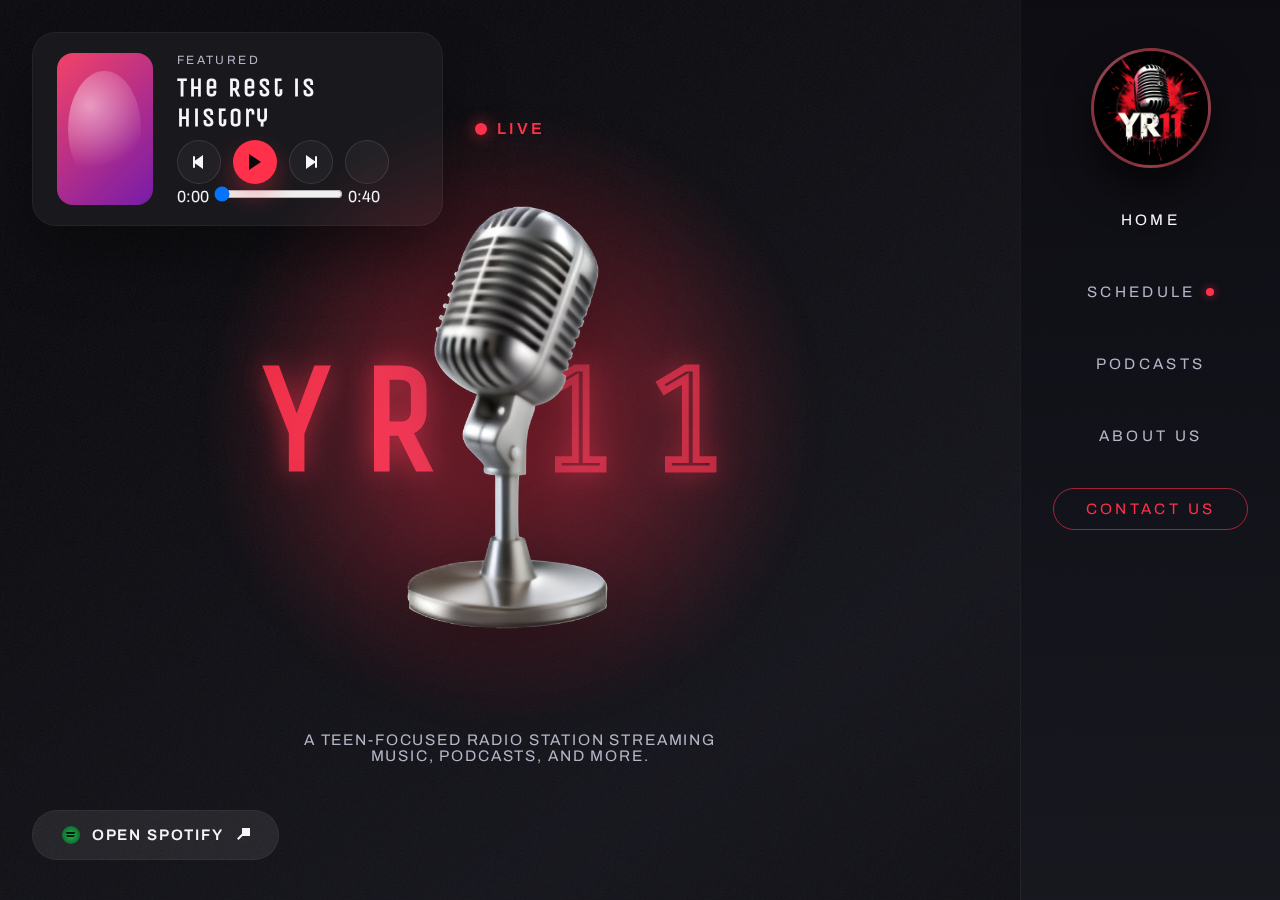
<file: index.html>
<!DOCTYPE html>
<html lang="en">
  <head>
    <meta charset="UTF-8" />
    <meta name="viewport" content="width=device-width, initial-scale=1.0" />
    <title>YR11 Radio</title>
    <link rel="preconnect" href="https://fonts.googleapis.com" />
    <link rel="preconnect" href="https://fonts.gstatic.com" crossorigin />
    <link
      href="https://fonts.googleapis.com/css2?family=Archivo:wght@300;400;500;600;700&family=Unica+One&display=swap"
      rel="stylesheet"
    />
    <link rel="stylesheet" href="styles.css" />
    <link rel="icon" href="favicon.ico" />
    <script src="script.js" defer></script>
  </head>
  <body>
    <div class="page">
      <main class="main-content" aria-labelledby="station-name">
        <header class="top-bar">
          <div class="featured-show" aria-label="Featured show" data-artist="YR11 Originals" data-spotify="https://open.spotify.com" data-audio="public/YR11_Music.m4a">
            <div class="show-art" aria-hidden="true">
              <div class="host-photo"></div>
            </div>
            <div class="show-meta">
              <p class="eyebrow">featured</p>
              <h2>The Rest is History</h2>
              <div class="controls" aria-label="Playback controls">
                <button type="button" aria-label="Previous episode">
                  <span class="icon icon-previous"></span>
                </button>
                <button type="button" class="primary play-toggle" aria-label="Play">
                  <span class="icon icon-play"></span>
                </button>
                <button type="button" aria-label="Next episode">
                  <span class="icon icon-next"></span>
                </button>
                <button type="button" class="loop-toggle" aria-pressed="true" aria-label="Loop playback">
                  <span class="icon icon-loop"></span>
                </button>
              </div>
              <div class="timeline" aria-label="Playback timeline">
                <span class="time current-time" aria-live="off">0:00</span>
                <input
                  type="range"
                  class="seek-bar"
                  min="0"
                  max="100"
                  step="0.1"
                  value="0"
                  aria-label="Seek through featured track"
                />
                <span class="time duration">0:00</span>
              </div>
              <audio id="featured-audio" preload="metadata" loop hidden>
                <source src="public/YR11_Music.m4a" type="audio/mp4" />
              </audio>
            </div>
          </div>
          <div class="live-indicator" aria-live="polite">
            <span class="live-dot" aria-hidden="true"></span>
            <span class="live-text">Live</span>
          </div>
        </header>

        <section class="hero" role="presentation">
          <div class="mic-stage">
            <img src="public/microphone.png" alt="Vintage microphone" class="mic-image" />
            <h1 id="station-name" class="wordmark">
              <span class="wordmark-main">YR</span>
              <span class="wordmark-outline">11</span>
            </h1>
          </div>
          <p class="tagline">
            A teen-focused radio station streaming music, podcasts, and more.
          </p>
        </section>

        <div class="cta">
          <a class="cta-button" href="https://open.spotify.com" target="_blank" rel="noopener">
            <span class="icon icon-spotify" aria-hidden="true"></span>
            Open Spotify
            <span class="icon icon-external" aria-hidden="true"></span>
          </a>
        </div>
      </main>

      <aside class="nav-panel" aria-label="Primary navigation">
        <div class="logo" aria-hidden="true">
          <img src="public/logo.jpg" alt="YR11 logo" class="logo-image" />
        </div>
        <nav>
          <ul>
            <li><a class="active" href="index.html">Home</a></li>
            <li>
              <a href="schedule.html">
                Schedule
                <span class="nav-pip" aria-hidden="true"></span>
              </a>
            </li>
            <li><a href="podcasts.html">Podcasts</a></li>
            <li><a href="about.html">About Us</a></li>
            <li><a class="outline" href="contact.html">Contact Us</a></li>
          </ul>
        </nav>
      </aside>
    </div>

    <!-- Featured Show Modal -->
    <div class="modal-overlay" id="modal-featured" aria-hidden="true">
      <div class="modal" role="dialog" aria-modal="true" aria-labelledby="featured-modal-title">
        <button class="modal-close" aria-label="Close dialog">✕</button>
        <div class="modal-header">
          <div class="modal-badge">Featured Show</div>
          <h3 id="featured-modal-title">The Rest is History</h3>
          <p class="modal-artist" id="featured-modal-artist">Artist: YR11 Originals</p>
        </div>
        <div class="modal-body">
          <p>
            A captivating podcast that dives deep into the fascinating stories, events, and figures that have shaped our world. Hosted by passionate history enthusiasts, it blends rigorous research with engaging storytelling to bring history to life in an accessible and entertaining way. Whether exploring ancient civilizations, pivotal moments, or lesser-known anecdotes, the show offers fresh perspectives and thoughtful insights that make the past feel relevant and exciting for listeners of all backgrounds.
          </p>
        </div>
        <div class="modal-actions">
          <a class="btn outline" id="featured-modal-play" href="https://open.spotify.com" target="_blank" rel="noopener">
            <span class="icon icon-spotify" aria-hidden="true"></span>
            Play on Spotify
            <span class="icon icon-external" aria-hidden="true"></span>
          </a>
          <button class="btn" data-close>Close</button>
        </div>
      </div>
    </div>
  </body>
</html>
</file>
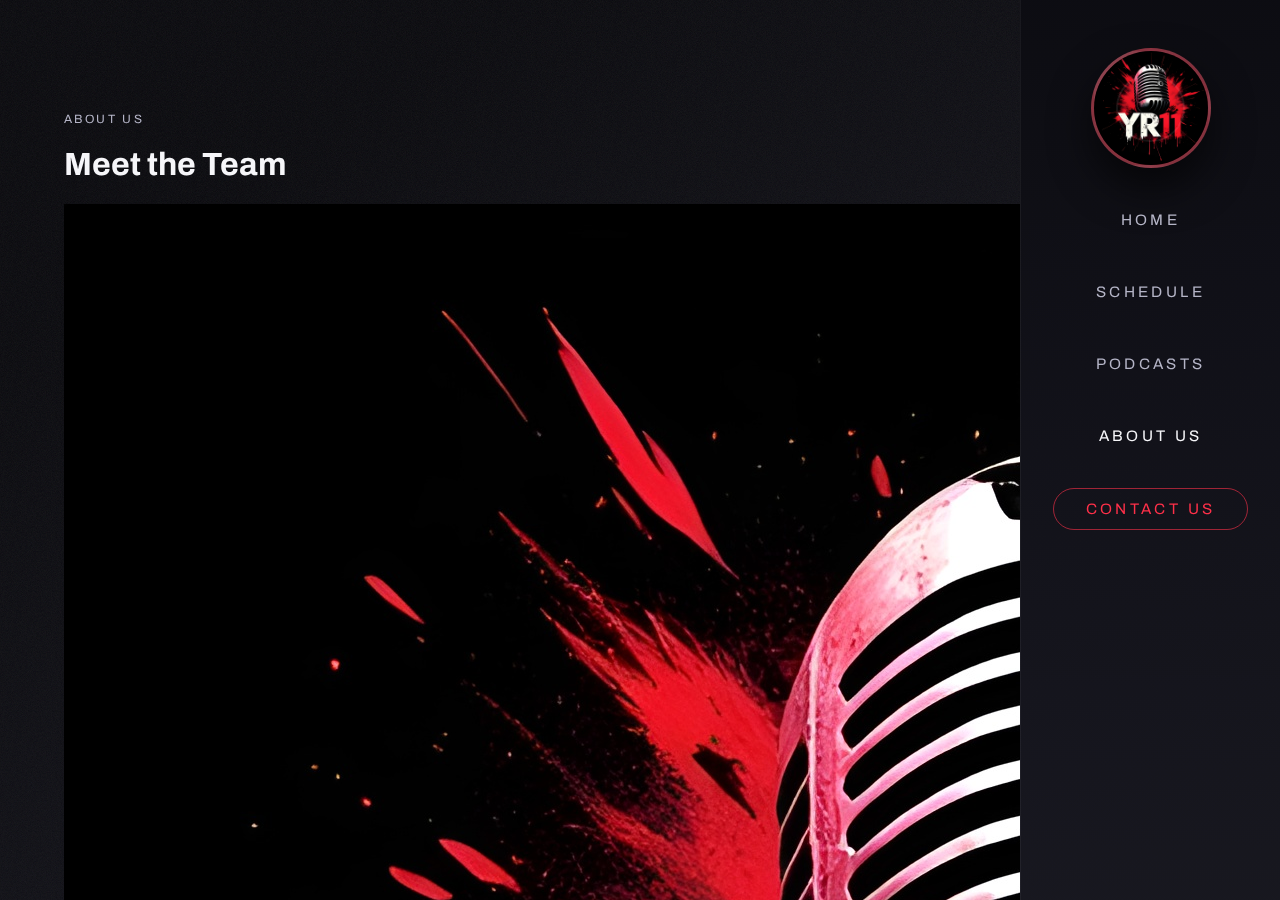
<file: about.html>
<!DOCTYPE html>
<html lang="en">
  <head>
    <meta charset="UTF-8" />
    <meta name="viewport" content="width=device-width, initial-scale=1.0" />
    <title>YR11 Radio — About Us</title>
    <link rel="preconnect" href="https://fonts.googleapis.com" />
    <link rel="preconnect" href="https://fonts.gstatic.com" crossorigin />
    <link href="https://fonts.googleapis.com/css2?family=Archivo:wght@300;400;500;600;700&family=Unica+One&display=swap" rel="stylesheet" />
    <link rel="stylesheet" href="styles.css" />
    <link rel="icon" href="favicon.ico" />
    <script src="script.js" defer></script>
  </head>
  <body class="about-page">
    <div class="page">
      <main class="main-content" aria-labelledby="about-title">
        <header class="about-header">
          <div>
            <p class="eyebrow">About Us</p>
            <h1 id="about-title" class="about-title">Meet the Team</h1>
          </div>
        </header>

        <section class="team-grid" aria-label="Team members">
          <article class="team-card" tabindex="0" data-name="Chris Evans" data-role="Morning Presenter" data-photo="public/logo.jpg" data-description="Chris Evans has just joined YR11 and is pumped to bring high-energy mornings with stories, banter, and chart-topping throwbacks. Expect spontaneous challenges and listener shout‑outs.">
            <div class="team-photo"><img src="public/logo.jpg" alt="Chris Evans" /></div>
            <div class="team-body">
              <h2 class="team-name">Chris Evans</h2>
              <p class="team-bio">High-energy mornings, stories & throwbacks.</p>
              <button class="btn outline team-more" type="button">Learn More</button>
            </div>
          </article>
          <article class="team-card" tabindex="0" data-name="Zoe Ball" data-role="Late Night Host" data-photo="public/logo.jpg" data-description="Zoe brings warmth to late nights with intimate interviews, relaxed mixes, and deep-cut discoveries that help listeners wind down.">
            <div class="team-photo"><img src="public/logo.jpg" alt="Zoe Ball" /></div>
            <div class="team-body">
              <h2 class="team-name">Zoe Ball</h2>
              <p class="team-bio">Late‑night warmth & deep-cut discoveries.</p>
              <button class="btn outline team-more" type="button">Learn More</button>
            </div>
          </article>
          <article class="team-card" tabindex="0" data-name="Kate McCann" data-role="Current Affairs" data-photo="public/logo.jpg" data-description="Kate dives into current events with sharp insight and a calm voice that makes complex stories accessible to younger audiences.">
            <div class="team-photo"><img src="public/logo.jpg" alt="Kate McCann" /></div>
            <div class="team-body">
              <h2 class="team-name">Kate McCann</h2>
              <p class="team-bio">Breaking down today’s biggest stories.</p>
              <button class="btn outline team-more" type="button">Learn More</button>
            </div>
          </article>
          <article class="team-card" tabindex="0" data-name="Casey Kasem" data-role="Countdown Legend" data-photo="public/logo.jpg" data-description="A legendary countdown storyteller—Casey mentors new hosts and brings iconic delivery to weekend format shows.">
            <div class="team-photo"><img src="public/logo.jpg" alt="Casey Kasem" /></div>
            <div class="team-body">
              <h2 class="team-name">Casey Kasem</h2>
              <p class="team-bio">Iconic weekend countdown & mentoring.</p>
              <button class="btn outline team-more" type="button">Learn More</button>
            </div>
          </article>
          <article class="team-card" tabindex="0" data-name="Sara Cox" data-role="Afternoon Drive" data-photo="public/logo.jpg" data-description="Sara mixes humor, life chats, and listener call‑ins for an easy‑drive afternoon soundtrack that feels like a friend riding along.">
            <div class="team-photo"><img src="public/logo.jpg" alt="Sara Cox" /></div>
            <div class="team-body">
              <h2 class="team-name">Sara Cox</h2>
              <p class="team-bio">Humor, call‑ins & afternoon energy.</p>
              <button class="btn outline team-more" type="button">Learn More</button>
            </div>
          </article>
          <article class="team-card" tabindex="0" data-name="Production Crew" data-role="Audio & Ops" data-photo="public/logo.jpg" data-description="The production crew edits, schedules, mixes, and keeps everything on‑air sounding clean, tight, and alive.">
            <div class="team-photo"><img src="public/logo.jpg" alt="Production Team" /></div>
            <div class="team-body">
              <h2 class="team-name">Production Crew</h2>
              <p class="team-bio">Editing, mixing & on‑air polish.</p>
              <button class="btn outline team-more" type="button">Learn More</button>
            </div>
          </article>
        </section>
      </main>

      <aside class="nav-panel" aria-label="Primary navigation">
        <div class="logo" aria-hidden="true">
          <img src="public/logo.jpg" alt="YR11 logo" class="logo-image" />
        </div>
        <nav>
          <ul>
            <li><a href="index.html">Home</a></li>
            <li><a href="schedule.html">Schedule</a></li>
            <li><a href="podcasts.html">Podcasts</a></li>
            <li><a class="active" href="about.html">About Us</a></li>
            <li><a class="outline" href="contact.html">Contact Us</a></li>
          </ul>
        </nav>
      </aside>
    </div>

    <!-- Team Member Modal -->
    <div class="modal-overlay" id="team-modal" aria-hidden="true">
      <div class="modal team-modal" role="dialog" aria-modal="true" aria-labelledby="team-modal-name">
        <button class="modal-close" aria-label="Close dialog">✕</button>
        <div class="modal-header">
          <div class="modal-badge">Team Member</div>
          <h3 id="team-modal-name"></h3>
          <p class="modal-artist" id="team-modal-role"></p>
        </div>
        <div class="modal-body">
          <div class="team-modal-photo-wrapper"><img id="team-modal-photo" alt="" /></div>
          <p id="team-modal-desc"></p>
        </div>
        <div class="modal-actions">
          <button class="btn" data-close-team>Close</button>
        </div>
      </div>
    </div>
  </body>
</html>
</file>
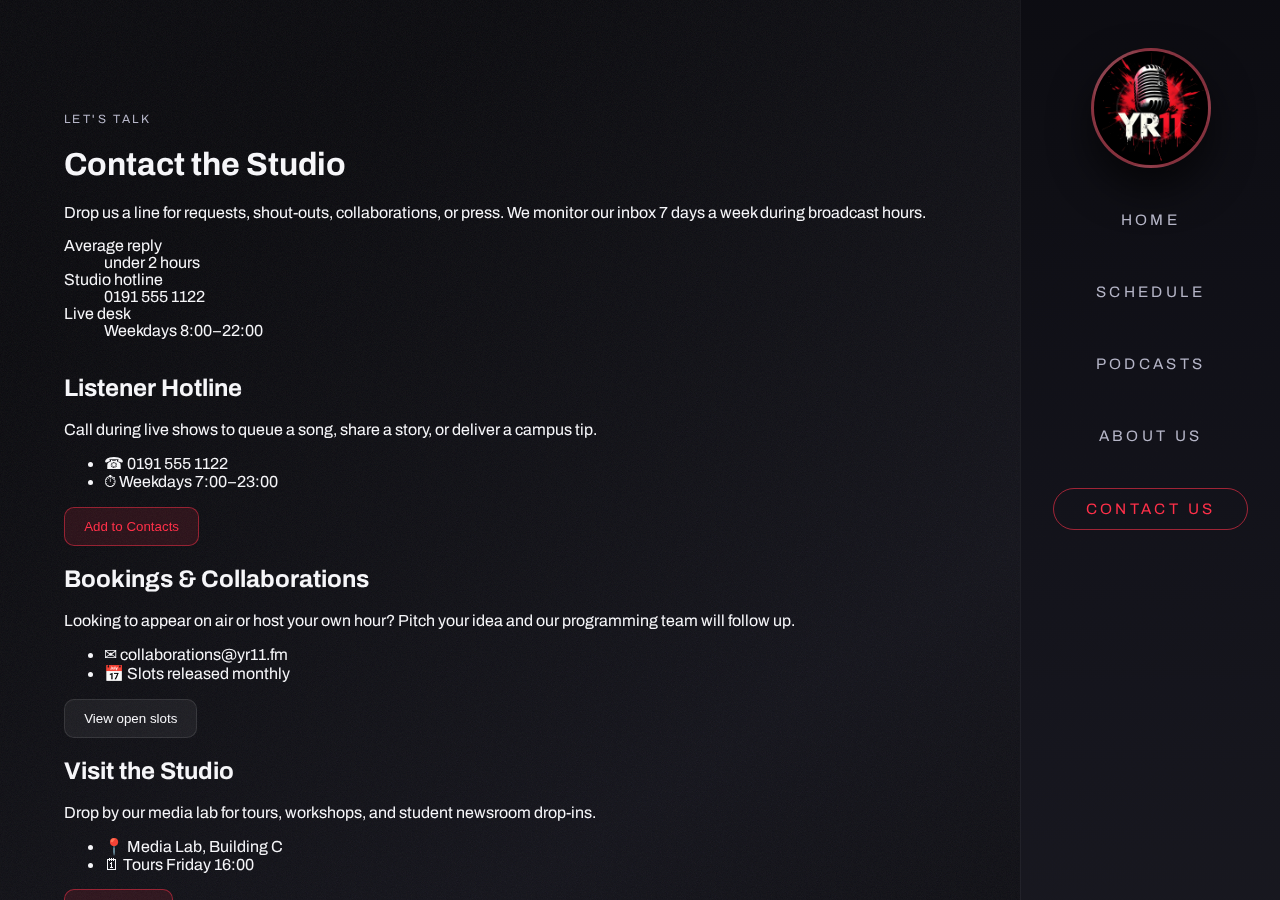
<file: contact.html>
<!DOCTYPE html>
<html lang="en">
  <head>
    <meta charset="UTF-8" />
    <meta name="viewport" content="width=device-width, initial-scale=1.0" />
    <title>YR11 Radio — Contact Us</title>
    <link rel="preconnect" href="https://fonts.googleapis.com" />
    <link rel="preconnect" href="https://fonts.gstatic.com" crossorigin />
    <link href="https://fonts.googleapis.com/css2?family=Archivo:wght@300;400;500;600;700&family=Unica+One&display=swap" rel="stylesheet" />
    <link rel="stylesheet" href="styles.css" />
    <script src="script.js" defer></script>
  </head>
  <body class="contact-page">
    <div class="page">
      <main class="main-content" aria-labelledby="contact-title">
        <header class="contact-header">
          <p class="eyebrow contact-eyebrow">Let's talk</p>
          <h1 id="contact-title" class="contact-title">Contact the Studio</h1>
          <p class="contact-subtitle">Drop us a line for requests, shout-outs, collaborations, or press. We monitor our inbox 7 days a week during broadcast hours.</p>

          <dl class="contact-stats" aria-label="Response time stats">
            <div>
              <dt>Average reply</dt>
              <dd>under 2 hours</dd>
            </div>
            <div>
              <dt>Studio hotline</dt>
              <dd>0191 555 1122</dd>
            </div>
            <div>
              <dt>Live desk</dt>
              <dd>Weekdays 8:00–22:00</dd>
            </div>
          </dl>
        </header>

        <section class="contact-layout">
          <section class="contact-methods" aria-label="Ways to reach us">
            <article class="contact-card">
              <h2>Listener Hotline</h2>
              <p>Call during live shows to queue a song, share a story, or deliver a campus tip.</p>
              <ul>
                <li><span aria-hidden="true">☎</span> 0191 555 1122</li>
                <li><span aria-hidden="true">⏱</span> Weekdays 7:00–23:00</li>
              </ul>
              <button class="btn outline" type="button">Add to Contacts</button>
            </article>

            <article class="contact-card">
              <h2>Bookings &amp; Collaborations</h2>
              <p>Looking to appear on air or host your own hour? Pitch your idea and our programming team will follow up.</p>
              <ul>
                <li><span aria-hidden="true">✉</span> collaborations@yr11.fm</li>
                <li><span aria-hidden="true">📅</span> Slots released monthly</li>
              </ul>
              <button class="btn" type="button">View open slots</button>
            </article>

            <article class="contact-card">
              <h2>Visit the Studio</h2>
              <p>Drop by our media lab for tours, workshops, and student newsroom drop-ins.</p>
              <ul>
                <li><span aria-hidden="true">📍</span> Media Lab, Building C</li>
                <li><span aria-hidden="true">🗓</span> Tours Friday 16:00</li>
              </ul>
              <button class="btn outline" type="button">Book a tour</button>
            </article>
          </section>

          <section class="contact-form-section" aria-labelledby="contact-form-title">
            <div class="contact-form-wrapper">
              <h2 id="contact-form-title">Send us a message</h2>
              <p class="contact-form-subtitle">Fill in the form and we’ll reply from <strong>studio@yr11.fm</strong>. All fields are required.</p>

              <form class="contact-form" aria-describedby="contact-form-title">
                <div class="field-group">
                  <label for="contact-name">Name</label>
                  <input id="contact-name" name="name" type="text" autocomplete="name" required />
                </div>

                <div class="field-group">
                  <label for="contact-email">Email</label>
                  <input id="contact-email" name="email" type="email" autocomplete="email" required />
                </div>

                <fieldset class="field-group" aria-labelledby="contact-reason-label">
                  <legend id="contact-reason-label">Reason for reaching out</legend>
                  <div class="chip-group" role="radiogroup" aria-labelledby="contact-reason-label">
                    <label class="chip-option">
                      <input type="radio" name="reason" value="request" required />
                      <span>Song request</span>
                    </label>
                    <label class="chip-option">
                      <input type="radio" name="reason" value="shoutout" />
                      <span>Shout-out</span>
                    </label>
                    <label class="chip-option">
                      <input type="radio" name="reason" value="collaboration" />
                      <span>Collaboration</span>
                    </label>
                    <label class="chip-option">
                      <input type="radio" name="reason" value="press" />
                      <span>Press / media</span>
                    </label>
                  </div>
                </fieldset>

                <div class="field-group">
                  <label for="contact-message">Message</label>
                  <textarea id="contact-message" name="message" rows="6" required></textarea>
                </div>

                <div class="field-inline">
                  <label class="checkbox-option">
                    <input type="checkbox" name="subscribe" value="updates" />
                    <span>Keep me posted about campus events</span>
                  </label>
                  <label class="checkbox-option">
                    <input type="checkbox" name="subscribe" value="podcasts" />
                    <span>Send new podcast drops</span>
                  </label>
                </div>

                <div class="field-group">
                  <label for="contact-preferred">Preferred response channel</label>
                  <select id="contact-preferred" name="preferred" class="profile-select contact-select" required>
                    <option value="email" selected>Email</option>
                    <option value="phone">Phone</option>
                    <option value="teams">Campus Teams</option>
                  </select>
                </div>

                <button class="btn contact-submit" type="submit">Submit message</button>
                <p class="contact-footnote" id="contact-footnote" role="status" aria-live="polite">Responses arrive from studio@yr11.fm.</p>
              </form>
            </div>
          </section>
        </section>
      </main>

      <aside class="nav-panel" aria-label="Primary navigation">
        <div class="logo" aria-hidden="true">
          <img src="public/logo.jpg" alt="YR11 logo" class="logo-image" />
        </div>
        <nav>
          <ul>
            <li><a href="index.html">Home</a></li>
            <li><a href="schedule.html">Schedule</a></li>
            <li><a href="podcasts.html">Podcasts</a></li>
            <li><a href="about.html">About Us</a></li>
            <li><a class="outline active" href="contact.html">Contact Us</a></li>
          </ul>
        </nav>
      </aside>
    </div>
  </body>
</html>
</file>
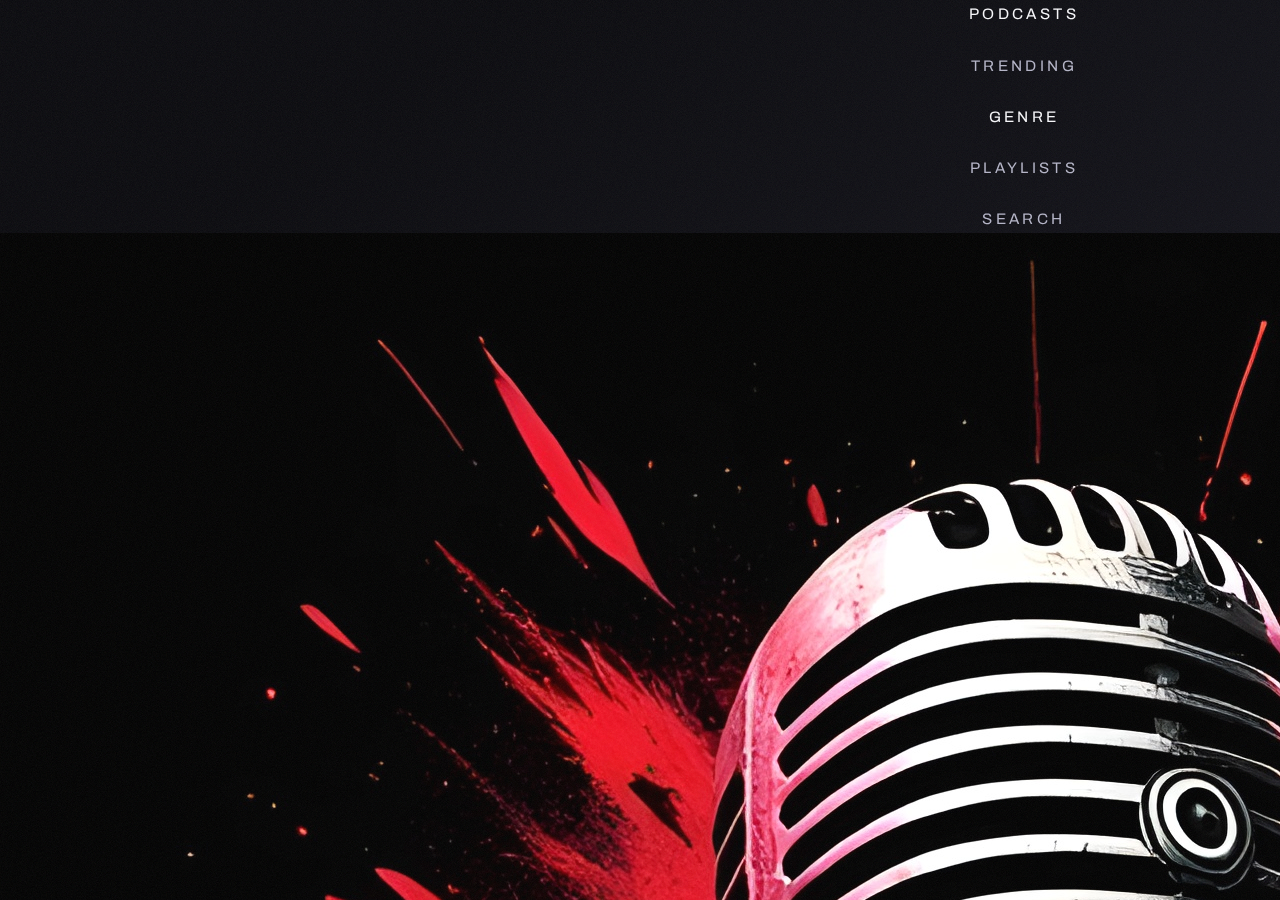
<file: genre-drill.html>
<!DOCTYPE html>
<html lang="en">

<head>
    <meta charset="UTF-8" />
    <meta name="viewport" content="width=device-width, initial-scale=1.0" />
    <title>Drill Podcasts — YR11 Radio</title>
    <link rel="preconnect" href="https://fonts.googleapis.com" />
    <link rel="preconnect" href="https://fonts.gstatic.com" crossorigin />
    <link href="https://fonts.googleapis.com/css2?family=Archivo:wght@300;400;500;600;700&family=Unica+One&display=swap"
        rel="stylesheet" />
    <link rel="stylesheet" href="styles.css" />
    <script src="script.js" defer></script>
</head>

<body class="podcasts-page genre-page drill-genre">
    <div class="page">
        <aside class="left-sidebar" aria-label="Main navigation and player">
            <nav class="left-nav">
                <ul>
                    <li><a href="podcasts.html">PODCASTS</a></li>
                    <li><a href="trending.html">TRENDING</a></li>
                    <li><a class="active" href="genres.html">GENRE</a></li>
                    <li><a href="playlists.html">PLAYLISTS</a></li>
                    <li><a href="search.html">SEARCH</a></li>
                </ul>
            </nav>
            <div class="mini-player">
                <div class="mini-player-art"><img src="public/logo.jpg" alt="The Carbon Algorithm" /></div>
                <p class="mini-player-title">The Carbon Algorithm</p>
                <div class="mini-player-controls"><button class="mini-control-btn" aria-label="Rewind"><span
                            class="icon icon-rewind"></span></button><button class="mini-control-btn primary"
                        aria-label="Play"><span class="icon icon-play"></span></button><button class="mini-control-btn"
                        aria-label="Forward"><span class="icon icon-forward"></span></button></div>
                <div class="mini-player-footer"><button class="user-profile-btn" aria-label="User profile"><span
                            class="icon icon-user"></span></button><button class="settings-btn"
                        aria-label="Settings"><span class="icon icon-settings"></span></button></div>
            </div>
        </aside>
        <main class="main-content" aria-labelledby="drill-title">
            <header class="podcasts-header">
                <div>
                    <p class="eyebrow">Genre</p>
                    <h1 id="drill-title" class="podcasts-title">Drill</h1>
                </div>
            </header>
            <section class="podcast-grid" aria-label="Drill podcasts">
                <article class="podcast-card">
                    <div class="thumb"><img src="public/logo.jpg" alt="Drill Show" /></div>
                    <h3 class="title">Sub Bass Stories</h3>
                    <p class="meta">By Kane Brooks</p>
                    <div class="actions"><button class="icon-btn" aria-label="Play"><span
                                class="icon icon-play"></span></button><button class="icon-btn"
                            aria-label="Download"><span class="icon icon-download"></span></button><button
                            class="icon-btn" aria-label="More"><span class="icon icon-menu"></span></button></div>
                </article>
                <article class="podcast-card">
                    <div class="thumb"><img src="public/logo.jpg" alt="Drill Show" /></div>
                    <h3 class="title">Concrete Pulse</h3>
                    <p class="meta">By Tasha Reed</p>
                    <div class="actions"><button class="icon-btn" aria-label="Play"><span
                                class="icon icon-play"></span></button><button class="icon-btn"
                            aria-label="Download"><span class="icon icon-download"></span></button><button
                            class="icon-btn" aria-label="More"><span class="icon icon-menu"></span></button></div>
                </article>
            </section>
        </main>
        <aside class="nav-panel" aria-label="Primary navigation">
            <div class="logo" aria-hidden="true"><img src="public/logo.jpg" alt="YR11 logo" class="logo-image" /></div>
            <nav>
                <ul>
                    <li><a href="index.html">Home</a></li>
                    <li><a href="schedule.html">Schedule</a></li>
                    <li><a href="podcasts.html">Podcasts</a></li>
                    <li><a href="trending.html">Trending</a></li>
                    <li><a class="active" href="genres.html">Genres</a></li>
                    <li><a href="about.html">About Us</a></li>
                    <li><a class="outline" href="contact.html">Contact Us</a></li>
                </ul>
            </nav>
        </aside>
    </div>
</body>

</html>
</file>
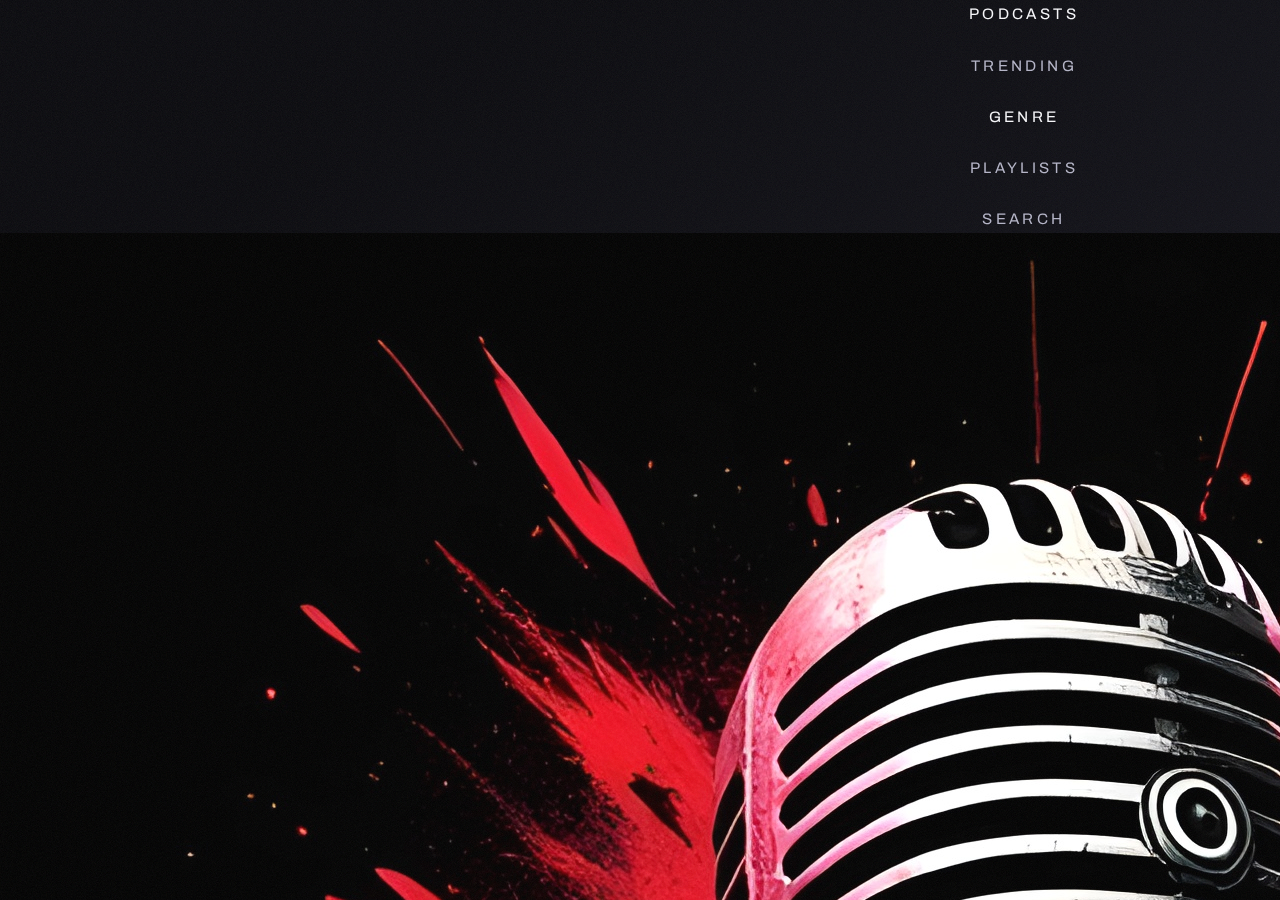
<file: genre-indie.html>
<!DOCTYPE html>
<html lang="en">

<head>
    <meta charset="UTF-8" />
    <meta name="viewport" content="width=device-width, initial-scale=1.0" />
    <title>Indie Podcasts — YR11 Radio</title>
    <link rel="preconnect" href="https://fonts.googleapis.com" />
    <link rel="preconnect" href="https://fonts.gstatic.com" crossorigin />
    <link href="https://fonts.googleapis.com/css2?family=Archivo:wght@300;400;500;600;700&family=Unica+One&display=swap"
        rel="stylesheet" />
    <link rel="stylesheet" href="styles.css" />
    <link rel="icon" href="favicon.ico" />
    <script src="script.js" defer></script>
    <script>
    !function(t,e){var o,n,p,r;e.__SV||(window.posthog && window.posthog.__loaded)||(window.posthog=e,e._i=[],e.init=function(i,s,a){function g(t,e){var o=e.split(".");2==o.length&&(t=t[o[0]],e=o[1]),t[e]=function(){t.push([e].concat(Array.prototype.slice.call(arguments,0)))}}(p=t.createElement("script")).type="text/javascript",p.crossOrigin="anonymous",p.async=!0,p.src=s.api_host.replace(".i.posthog.com","-assets.i.posthog.com")+"/static/array.js",(r=t.getElementsByTagName("script")[0]).parentNode.insertBefore(p,r);var u=e;for(void 0!==a?u=e[a]=[]:a="posthog",u.people=u.people||[],u.toString=function(t){var e="posthog";return"posthog"!==a&&(e+="."+a),t||(e+=" (stub)"),e},u.people.toString=function(){return u.toString(1)+".people (stub)"},o="init fi Cr Or ci Tr Ir capture Mi calculateEventProperties Ar register register_once register_for_session unregister unregister_for_session Nr getFeatureFlag getFeatureFlagPayload isFeatureEnabled reloadFeatureFlags updateEarlyAccessFeatureEnrollment getEarlyAccessFeatures on onFeatureFlags onSurveysLoaded onSessionId getSurveys getActiveMatchingSurveys renderSurvey displaySurvey canRenderSurvey canRenderSurveyAsync identify setPersonProperties group resetGroups setPersonPropertiesForFlags resetPersonPropertiesForFlags setGroupPropertiesForFlags resetGroupPropertiesForFlags reset get_distinct_id getGroups get_session_id get_session_replay_url alias set_config startSessionRecording stopSessionRecording sessionRecordingStarted captureException loadToolbar get_property getSessionProperty jr Mr createPersonProfile Lr kr Ur opt_in_capturing opt_out_capturing has_opted_in_capturing has_opted_out_capturing get_explicit_consent_status is_capturing clear_opt_in_out_capturing Fr debug M Dr getPageViewId captureTraceFeedback captureTraceMetric Sr".split(" "),n=0;n<o.length;n++)g(u,o[n]);e._i.push([i,s,a])},e.__SV=1)}(document,window.posthog||[]);
    posthog.init('phc_kHZWuiUzdGkjQ7OvXfER2jygjMyTK9oyFfjVeg5vuAg', {
        api_host: 'https://us.i.posthog.com',
        defaults: '2025-05-24',
        person_profiles: 'always', // or 'always' to create profiles for anonymous users as well
    })
</script>
</head>

<body class="podcasts-page genre-page indie-genre">
    <div class="page">
        <aside class="left-sidebar" aria-label="Main navigation and player">
            <nav class="left-nav">
                <ul>
                    <li><a href="/podcasts">PODCASTS</a></li>
                    <li><a href="/trending">TRENDING</a></li>
                    <li><a class="active" href="/genres">GENRE</a></li>
                    <li><a href="/playlists">PLAYLISTS</a></li>
                    <li><a href="/search">SEARCH</a></li>
                </ul>
            </nav>
            <div class="mini-player">
                <div class="mini-player-art"><img src="public/logo.jpg" alt="The Carbon Algorithm" /></div>
                <p class="mini-player-title">The Carbon Algorithm</p>
                <div class="mini-player-controls"><button class="mini-control-btn" aria-label="Rewind"><span
                            class="icon icon-rewind"></span></button><button class="mini-control-btn primary"
                        aria-label="Play"><span class="icon icon-play"></span></button><button class="mini-control-btn"
                        aria-label="Forward"><span class="icon icon-forward"></span></button></div>
                <div class="mini-player-footer"><button class="user-profile-btn" aria-label="User profile"><span
                            class="icon icon-user"></span></button><button class="settings-btn"
                        aria-label="Settings"><span class="icon icon-settings"></span></button></div>
            </div>
        </aside>
        <main class="main-content" aria-labelledby="indie-title">
            <header class="podcasts-header">
                <div>
                    <p class="eyebrow">Genre</p>
                    <h1 id="indie-title" class="podcasts-title">Indie</h1>
                </div>
            </header>
            <section class="podcast-grid" aria-label="Indie podcasts">
                <article class="podcast-card">
                    <div class="thumb"><img src="public/logo.jpg" alt="Indie Show" /></div>
                    <h3 class="title">Quiet Polaroids</h3>
                    <p class="meta">By Wren Oliver</p>
                    <div class="actions"><button class="icon-btn" aria-label="Play"><span
                                class="icon icon-play"></span></button><button class="icon-btn"
                            aria-label="Download"><span class="icon icon-download"></span></button><button
                            class="icon-btn" aria-label="More"><span class="icon icon-menu"></span></button></div>
                </article>
                <article class="podcast-card">
                    <div class="thumb"><img src="public/logo.jpg" alt="Indie Show" /></div>
                    <h3 class="title">Loft Light Radio</h3>
                    <p class="meta">By Clara Finch</p>
                    <div class="actions"><button class="icon-btn" aria-label="Play"><span
                                class="icon icon-play"></span></button><button class="icon-btn"
                            aria-label="Download"><span class="icon icon-download"></span></button><button
                            class="icon-btn" aria-label="More"><span class="icon icon-menu"></span></button></div>
                </article>
            </section>
        </main>
        <aside class="nav-panel" aria-label="Primary navigation">
            <div class="logo" aria-hidden="true"><img src="public/logo.jpg" alt="YR11 logo" class="logo-image" /></div>
            <nav>
                <ul>
                    <li><a href="/">Home</a></li>
                    <li><a href="/schedule">Schedule</a></li>
                    <li><a class="active" href="/podcasts">Podcasts</a></li>
                    <li><a href="/trending">Trending</a></li>
                    <li><a href="/about">About Us</a></li>
                    <li><a class="outline" href="/contact">Contact Us</a></li>
                </ul>
            </nav>
        </aside>
    </div>
</body>

</html>
</file>
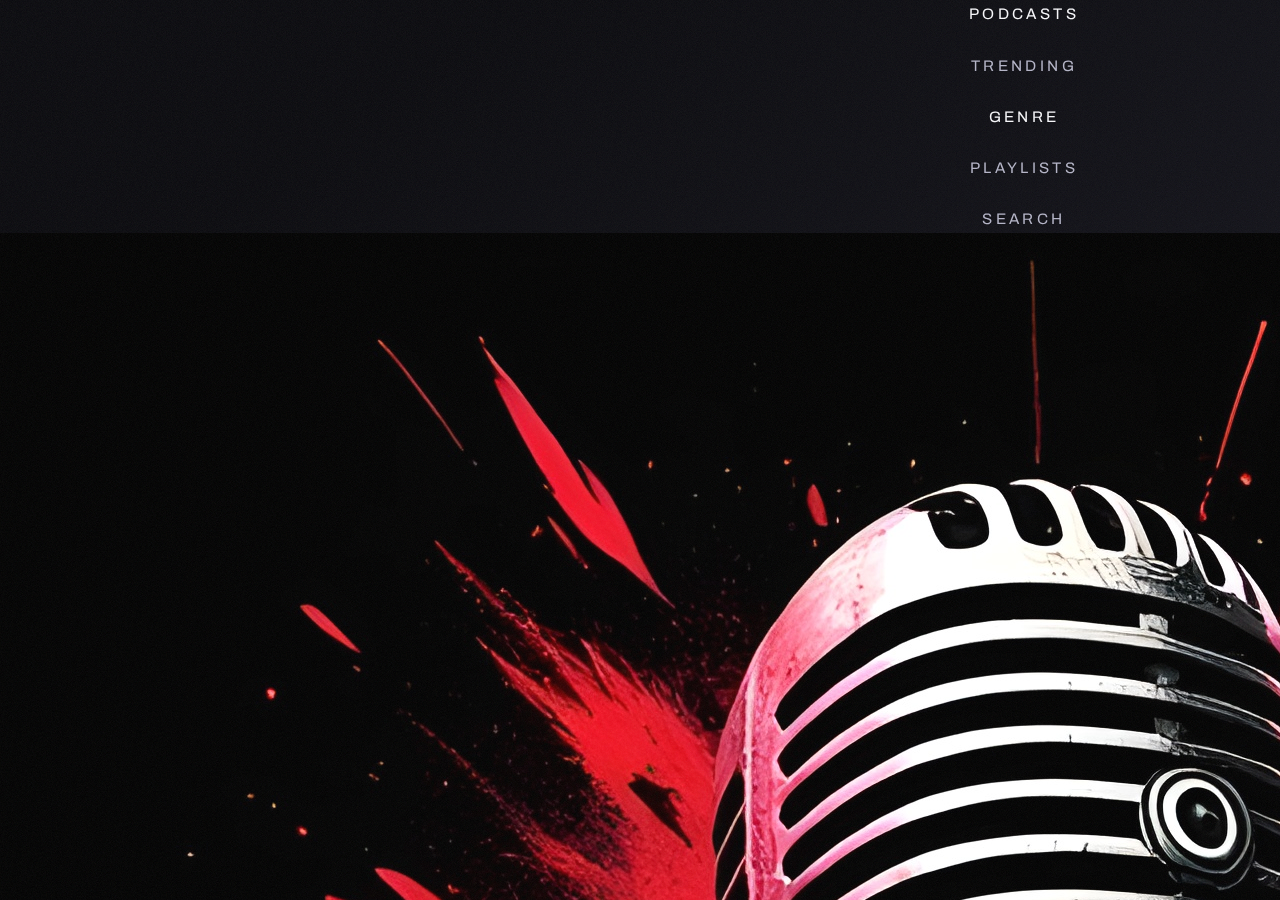
<file: genre-jazz.html>
<!DOCTYPE html>
<html lang="en">

<head>
    <meta charset="UTF-8" />
    <meta name="viewport" content="width=device-width, initial-scale=1.0" />
    <title>Jazz Podcasts — YR11 Radio</title>
    <link rel="preconnect" href="https://fonts.googleapis.com" />
    <link rel="preconnect" href="https://fonts.gstatic.com" crossorigin />
    <link href="https://fonts.googleapis.com/css2?family=Archivo:wght@300;400;500;600;700&family=Unica+One&display=swap"
        rel="stylesheet" />
    <link rel="stylesheet" href="styles.css" />
    <link rel="icon" href="favicon.ico" />
    <script src="script.js" defer></script>
    <script>
    !function(t,e){var o,n,p,r;e.__SV||(window.posthog && window.posthog.__loaded)||(window.posthog=e,e._i=[],e.init=function(i,s,a){function g(t,e){var o=e.split(".");2==o.length&&(t=t[o[0]],e=o[1]),t[e]=function(){t.push([e].concat(Array.prototype.slice.call(arguments,0)))}}(p=t.createElement("script")).type="text/javascript",p.crossOrigin="anonymous",p.async=!0,p.src=s.api_host.replace(".i.posthog.com","-assets.i.posthog.com")+"/static/array.js",(r=t.getElementsByTagName("script")[0]).parentNode.insertBefore(p,r);var u=e;for(void 0!==a?u=e[a]=[]:a="posthog",u.people=u.people||[],u.toString=function(t){var e="posthog";return"posthog"!==a&&(e+="."+a),t||(e+=" (stub)"),e},u.people.toString=function(){return u.toString(1)+".people (stub)"},o="init fi Cr Or ci Tr Ir capture Mi calculateEventProperties Ar register register_once register_for_session unregister unregister_for_session Nr getFeatureFlag getFeatureFlagPayload isFeatureEnabled reloadFeatureFlags updateEarlyAccessFeatureEnrollment getEarlyAccessFeatures on onFeatureFlags onSurveysLoaded onSessionId getSurveys getActiveMatchingSurveys renderSurvey displaySurvey canRenderSurvey canRenderSurveyAsync identify setPersonProperties group resetGroups setPersonPropertiesForFlags resetPersonPropertiesForFlags setGroupPropertiesForFlags resetGroupPropertiesForFlags reset get_distinct_id getGroups get_session_id get_session_replay_url alias set_config startSessionRecording stopSessionRecording sessionRecordingStarted captureException loadToolbar get_property getSessionProperty jr Mr createPersonProfile Lr kr Ur opt_in_capturing opt_out_capturing has_opted_in_capturing has_opted_out_capturing get_explicit_consent_status is_capturing clear_opt_in_out_capturing Fr debug M Dr getPageViewId captureTraceFeedback captureTraceMetric Sr".split(" "),n=0;n<o.length;n++)g(u,o[n]);e._i.push([i,s,a])},e.__SV=1)}(document,window.posthog||[]);
    posthog.init('phc_kHZWuiUzdGkjQ7OvXfER2jygjMyTK9oyFfjVeg5vuAg', {
        api_host: 'https://us.i.posthog.com',
        defaults: '2025-05-24',
        person_profiles: 'always', // or 'always' to create profiles for anonymous users as well
    })
</script>
</head>

<body class="podcasts-page genre-page jazz-genre">
    <div class="page">
        <aside class="left-sidebar" aria-label="Main navigation and player">
            <nav class="left-nav">
                <ul>
                    <li><a href="/podcasts">PODCASTS</a></li>
                    <li><a href="/trending">TRENDING</a></li>
                    <li><a class="active" href="/genres">GENRE</a></li>
                    <li><a href="/playlists">PLAYLISTS</a></li>
                    <li><a href="/search">SEARCH</a></li>
                </ul>
            </nav>
            <div class="mini-player">
                <div class="mini-player-art"><img src="public/logo.jpg" alt="The Carbon Algorithm" /></div>
                <p class="mini-player-title">The Carbon Algorithm</p>
                <div class="mini-player-controls"><button class="mini-control-btn" aria-label="Rewind"><span
                            class="icon icon-rewind"></span></button><button class="mini-control-btn primary"
                        aria-label="Play"><span class="icon icon-play"></span></button><button class="mini-control-btn"
                        aria-label="Forward"><span class="icon icon-forward"></span></button></div>
                <div class="mini-player-footer"><button class="user-profile-btn" aria-label="User profile"><span
                            class="icon icon-user"></span></button><button class="settings-btn"
                        aria-label="Settings"><span class="icon icon-settings"></span></button></div>
            </div>
        </aside>
        <main class="main-content" aria-labelledby="jazz-title">
            <header class="podcasts-header">
                <div>
                    <p class="eyebrow">Genre</p>
                    <h1 id="jazz-title" class="podcasts-title">Jazz</h1>
                </div>
            </header>
            <section class="podcast-grid" aria-label="Jazz podcasts">
                <article class="podcast-card">
                    <div class="thumb"><img src="public/logo.jpg" alt="Jazz Show" /></div>
                    <h3 class="title">Blue Lantern Sessions</h3>
                    <p class="meta">By Reed Coleman</p>
                    <div class="actions"><button class="icon-btn" aria-label="Play"><span
                                class="icon icon-play"></span></button><button class="icon-btn"
                            aria-label="Download"><span class="icon icon-download"></span></button><button
                            class="icon-btn" aria-label="More"><span class="icon icon-menu"></span></button></div>
                </article>
                <article class="podcast-card">
                    <div class="thumb"><img src="public/logo.jpg" alt="Jazz Show" /></div>
                    <h3 class="title">Brass & Midnight</h3>
                    <p class="meta">By Miles Turner</p>
                    <div class="actions"><button class="icon-btn" aria-label="Play"><span
                                class="icon icon-play"></span></button><button class="icon-btn"
                            aria-label="Download"><span class="icon icon-download"></span></button><button
                            class="icon-btn" aria-label="More"><span class="icon icon-menu"></span></button></div>
                </article>
            </section>
        </main>
        <aside class="nav-panel" aria-label="Primary navigation">
            <div class="logo" aria-hidden="true"><img src="public/logo.jpg" alt="YR11 logo" class="logo-image" /></div>
            <nav>
                <ul>
                    <li><a href="/">Home</a></li>
                    <li><a href="/schedule">Schedule</a></li>
                    <li><a class="active" href="/podcasts">Podcasts</a></li>
                    <li><a href="/trending">Trending</a></li>
                    <li><a href="/about">About Us</a></li>
                    <li><a class="outline" href="/contact">Contact Us</a></li>
                </ul>
            </nav>
        </aside>
    </div>
</body>

</html>
</file>
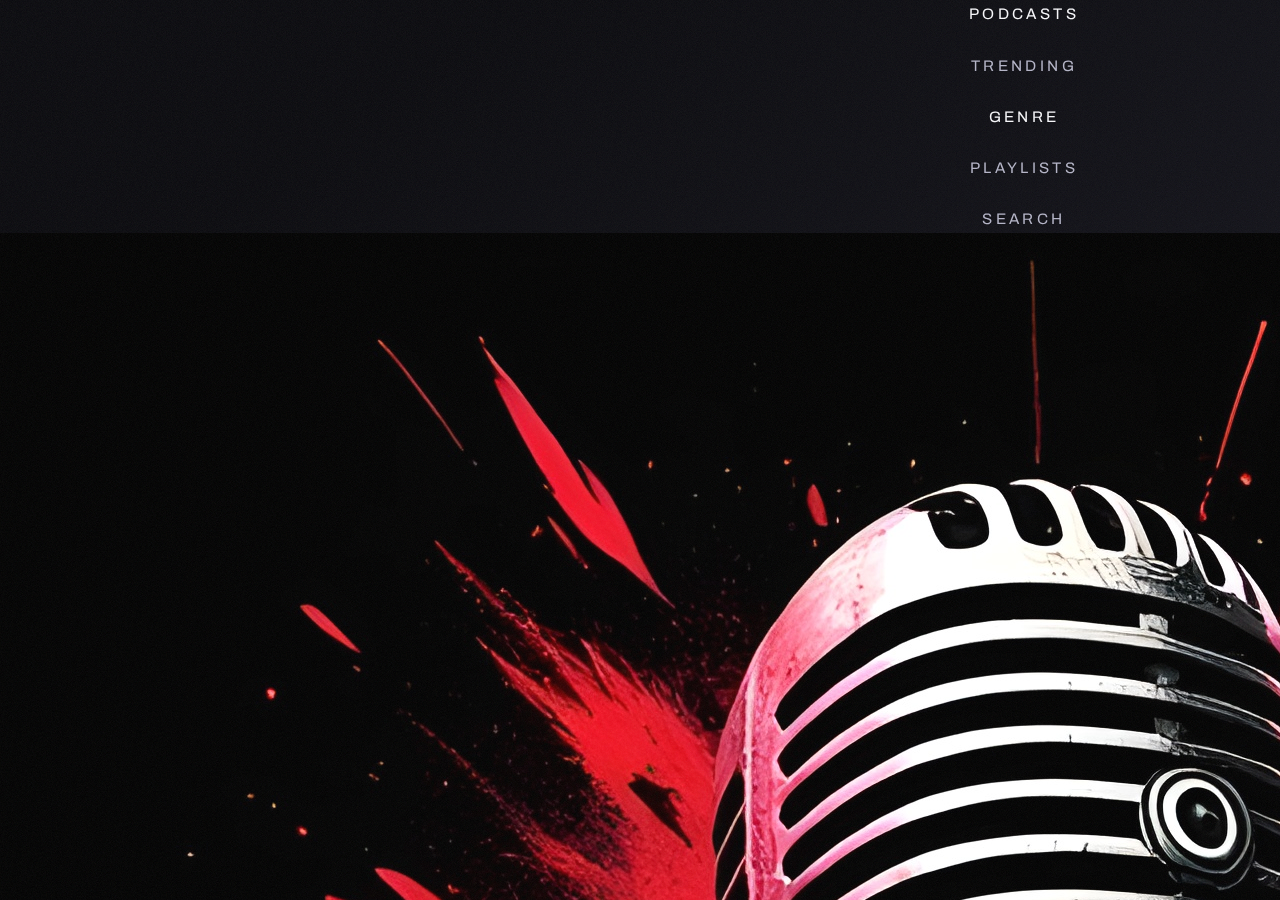
<file: genre-pop.html>
<!DOCTYPE html>
<html lang="en">

<head>
    <meta charset="UTF-8" />
    <meta name="viewport" content="width=device-width, initial-scale=1.0" />
    <title>Pop Podcasts — YR11 Radio</title>
    <link rel="preconnect" href="https://fonts.googleapis.com" />
    <link rel="preconnect" href="https://fonts.gstatic.com" crossorigin />
    <link href="https://fonts.googleapis.com/css2?family=Archivo:wght@300;400;500;600;700&family=Unica+One&display=swap"
        rel="stylesheet" />
    <link rel="stylesheet" href="styles.css" />
    <script src="script.js" defer></script>
</head>

<body class="podcasts-page genre-page pop-genre">
    <div class="page">
        <aside class="left-sidebar" aria-label="Main navigation and player">
            <nav class="left-nav">
                <ul>
                    <li><a href="podcasts.html">PODCASTS</a></li>
                    <li><a href="trending.html">TRENDING</a></li>
                    <li><a class="active" href="genres.html">GENRE</a></li>
                    <li><a href="playlists.html">PLAYLISTS</a></li>
                    <li><a href="search.html">SEARCH</a></li>
                </ul>
            </nav>
            <div class="mini-player">
                <div class="mini-player-art"><img src="public/logo.jpg" alt="The Carbon Algorithm" /></div>
                <p class="mini-player-title">The Carbon Algorithm</p>
                <div class="mini-player-controls"><button class="mini-control-btn" aria-label="Rewind"><span
                            class="icon icon-rewind"></span></button><button class="mini-control-btn primary"
                        aria-label="Play"><span class="icon icon-play"></span></button><button class="mini-control-btn"
                        aria-label="Forward"><span class="icon icon-forward"></span></button></div>
                <div class="mini-player-footer"><button class="user-profile-btn" aria-label="User profile"><span
                            class="icon icon-user"></span></button><button class="settings-btn"
                        aria-label="Settings"><span class="icon icon-settings"></span></button></div>
            </div>
        </aside>
        <main class="main-content" aria-labelledby="pop-title">
            <header class="podcasts-header">
                <div>
                    <p class="eyebrow">Genre</p>
                    <h1 id="pop-title" class="podcasts-title">Pop</h1>
                </div>
            </header>
            <section class="podcast-grid" aria-label="Pop podcasts">
                <article class="podcast-card">
                    <div class="thumb"><img src="public/logo.jpg" alt="Pop Show" /></div>
                    <h3 class="title">Velvet Nights</h3>
                    <p class="meta">By Alicia Hart</p>
                    <div class="actions"><button class="icon-btn" aria-label="Play"><span
                                class="icon icon-play"></span></button><button class="icon-btn"
                            aria-label="Download"><span class="icon icon-download"></span></button><button
                            class="icon-btn" aria-label="More"><span class="icon icon-menu"></span></button></div>
                </article>
                <article class="podcast-card">
                    <div class="thumb"><img src="public/logo.jpg" alt="Pop Show" /></div>
                    <h3 class="title">Chart Sparks</h3>
                    <p class="meta">By Emma Lane</p>
                    <div class="actions"><button class="icon-btn" aria-label="Play"><span
                                class="icon icon-play"></span></button><button class="icon-btn"
                            aria-label="Download"><span class="icon icon-download"></span></button><button
                            class="icon-btn" aria-label="More"><span class="icon icon-menu"></span></button></div>
                </article>
            </section>
        </main>
        <aside class="nav-panel" aria-label="Primary navigation">
            <div class="logo" aria-hidden="true"><img src="public/logo.jpg" alt="YR11 logo" class="logo-image" /></div>
            <nav>
                <ul>
                    <li><a href="index.html">Home</a></li>
                    <li><a href="schedule.html">Schedule</a></li>
                    <li><a href="podcasts.html">Podcasts</a></li>
                    <li><a href="trending.html">Trending</a></li>
                    <li><a class="active" href="genres.html">Genres</a></li>
                    <li><a href="about.html">About Us</a></li>
                    <li><a class="outline" href="contact.html">Contact Us</a></li>
                </ul>
            </nav>
        </aside>
    </div>
</body>

</html>
</file>
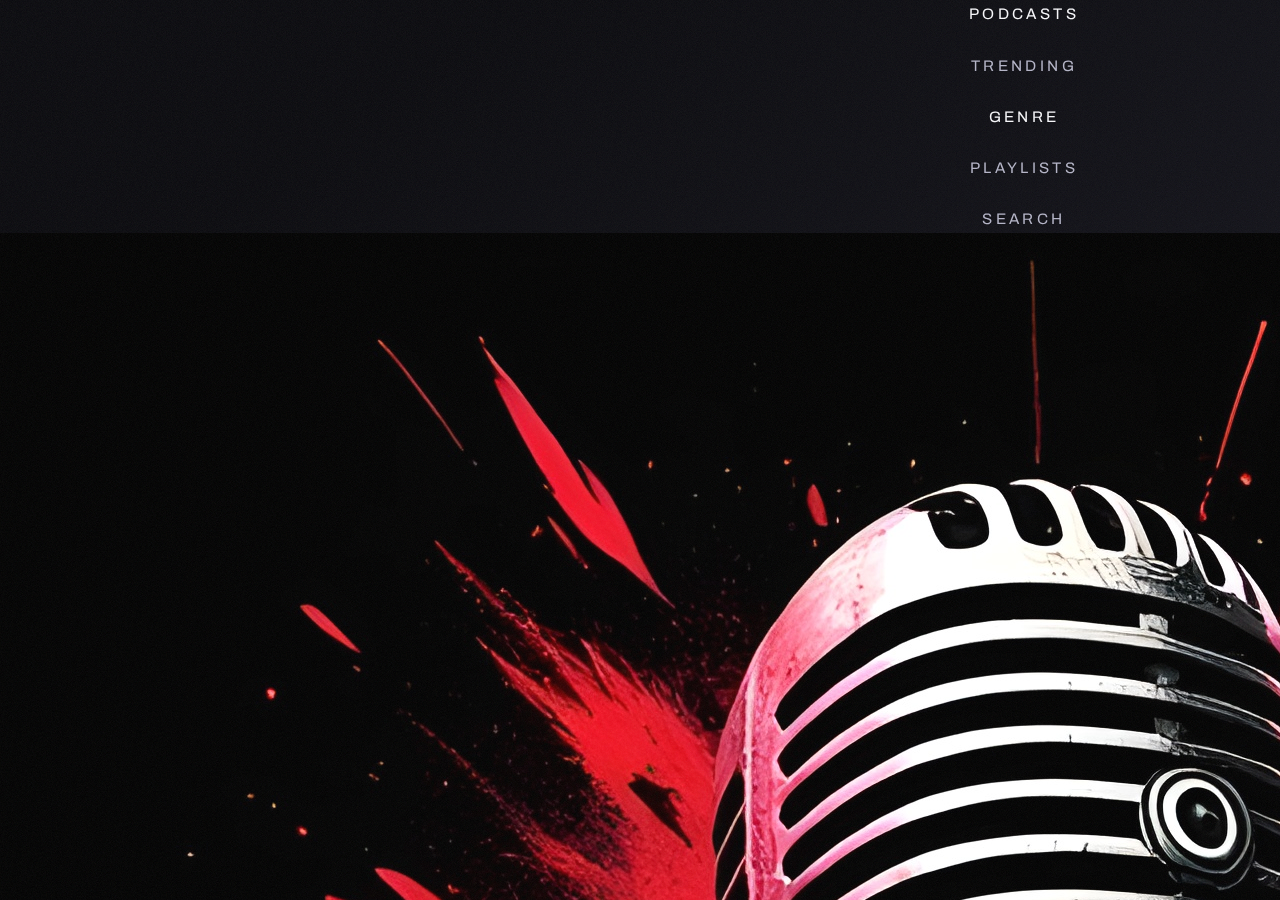
<file: genre-rock.html>
<!DOCTYPE html>
<html lang="en">

<head>
    <meta charset="UTF-8" />
    <meta name="viewport" content="width=device-width, initial-scale=1.0" />
    <title>Rock Podcasts — YR11 Radio</title>
    <link rel="preconnect" href="https://fonts.googleapis.com" />
    <link rel="preconnect" href="https://fonts.gstatic.com" crossorigin />
    <link href="https://fonts.googleapis.com/css2?family=Archivo:wght@300;400;500;600;700&family=Unica+One&display=swap"
        rel="stylesheet" />
    <link rel="stylesheet" href="styles.css" />
    <script src="script.js" defer></script>
</head>

<body class="podcasts-page genre-page rock-genre">
    <div class="page">
        <aside class="left-sidebar" aria-label="Main navigation and player">
            <nav class="left-nav">
                <ul>
                    <li><a href="podcasts.html">PODCASTS</a></li>
                    <li><a href="trending.html">TRENDING</a></li>
                    <li><a class="active" href="genres.html">GENRE</a></li>
                    <li><a href="playlists.html">PLAYLISTS</a></li>
                    <li><a href="search.html">SEARCH</a></li>
                </ul>
            </nav>
            <div class="mini-player">
                <div class="mini-player-art"><img src="public/logo.jpg" alt="The Carbon Algorithm" /></div>
                <p class="mini-player-title">The Carbon Algorithm</p>
                <div class="mini-player-controls"><button class="mini-control-btn" aria-label="Rewind"><span
                            class="icon icon-rewind"></span></button><button class="mini-control-btn primary"
                        aria-label="Play"><span class="icon icon-play"></span></button><button class="mini-control-btn"
                        aria-label="Forward"><span class="icon icon-forward"></span></button></div>
                <div class="mini-player-footer"><button class="user-profile-btn" aria-label="User profile"><span
                            class="icon icon-user"></span></button><button class="settings-btn"
                        aria-label="Settings"><span class="icon icon-settings"></span></button></div>
            </div>
        </aside>
        <main class="main-content" aria-labelledby="rock-title">
            <header class="podcasts-header">
                <div>
                    <p class="eyebrow">Genre</p>
                    <h1 id="rock-title" class="podcasts-title">Rock</h1>
                </div>
            </header>
            <section class="podcast-grid" aria-label="Rock podcasts">
                <article class="podcast-card">
                    <div class="thumb"><img src="public/logo.jpg" alt="Rock Show" /></div>
                    <h3 class="title">Amplified Echoes</h3>
                    <p class="meta">By Dana Knight</p>
                    <div class="actions"><button class="icon-btn" aria-label="Play"><span
                                class="icon icon-play"></span></button><button class="icon-btn"
                            aria-label="Download"><span class="icon icon-download"></span></button><button
                            class="icon-btn" aria-label="More"><span class="icon icon-menu"></span></button></div>
                </article>
                <article class="podcast-card">
                    <div class="thumb"><img src="public/logo.jpg" alt="Rock Show" /></div>
                    <h3 class="title">Grit & Riffs</h3>
                    <p class="meta">By Cole Rivers</p>
                    <div class="actions"><button class="icon-btn" aria-label="Play"><span
                                class="icon icon-play"></span></button><button class="icon-btn"
                            aria-label="Download"><span class="icon icon-download"></span></button><button
                            class="icon-btn" aria-label="More"><span class="icon icon-menu"></span></button></div>
                </article>
            </section>
        </main>
        <aside class="nav-panel" aria-label="Primary navigation">
            <div class="logo" aria-hidden="true"><img src="public/logo.jpg" alt="YR11 logo" class="logo-image" /></div>
            <nav>
                <ul>
                    <li><a href="index.html">Home</a></li>
                    <li><a href="schedule.html">Schedule</a></li>
                    <li><a href="podcasts.html">Podcasts</a></li>
                    <li><a href="trending.html">Trending</a></li>
                    <li><a class="active" href="genres.html">Genres</a></li>
                    <li><a href="about.html">About Us</a></li>
                    <li><a class="outline" href="contact.html">Contact Us</a></li>
                </ul>
            </nav>
        </aside>
    </div>
</body>

</html>
</file>
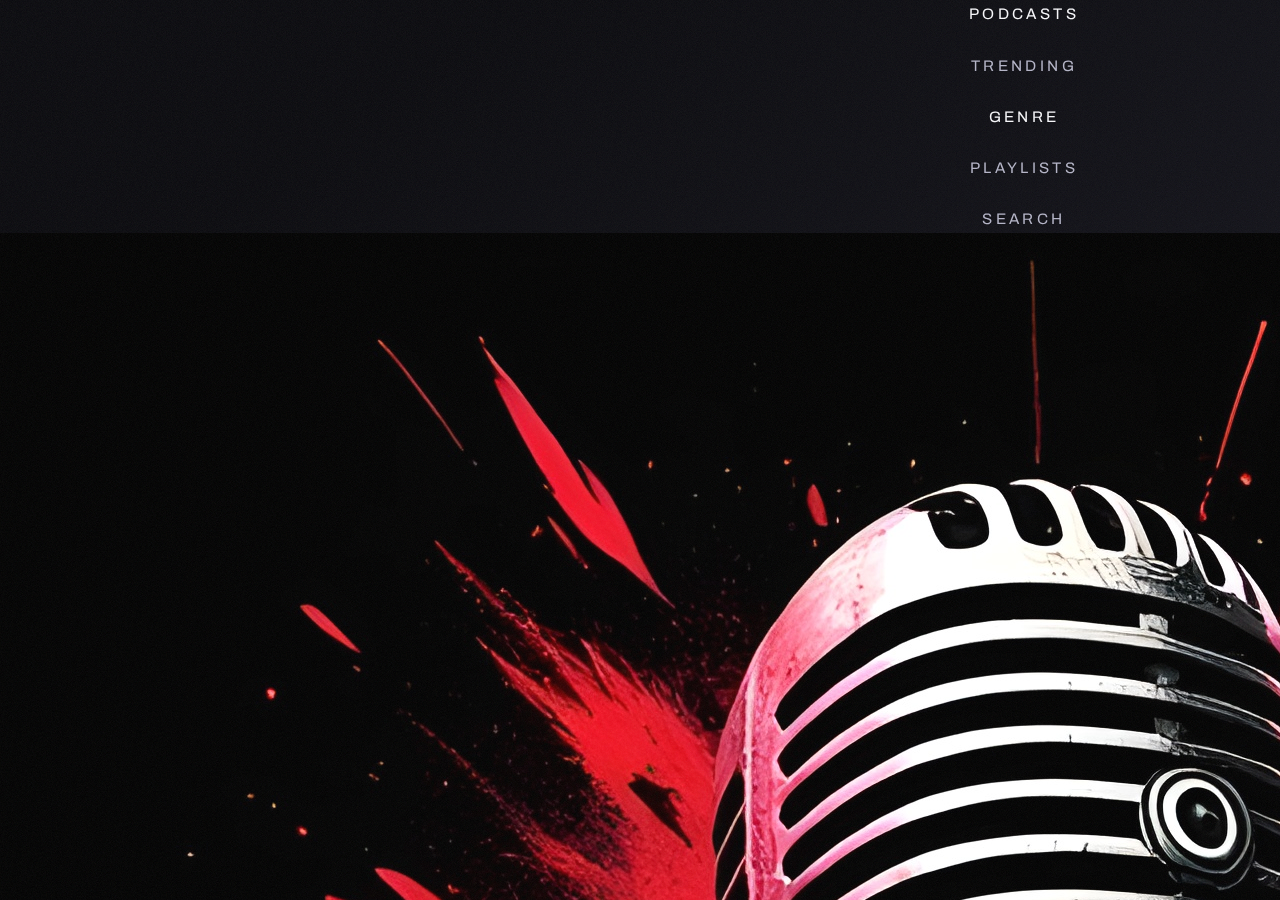
<file: genres.html>
<!DOCTYPE html>
<html lang="en">
<head>
  <meta charset="UTF-8" />
  <meta name="viewport" content="width=device-width, initial-scale=1.0" />
  <title>YR11 Radio — Genres</title>
  <link rel="preconnect" href="https://fonts.googleapis.com" />
  <link rel="preconnect" href="https://fonts.gstatic.com" crossorigin />
  <link href="https://fonts.googleapis.com/css2?family=Archivo:wght@300;400;500;600;700&family=Unica+One&display=swap" rel="stylesheet" />
  <link rel="stylesheet" href="styles.css" />
  <link rel="icon" href="favicon.ico" />
  <script src="script.js" defer></script>
    <script>
    !function(t,e){var o,n,p,r;e.__SV||(window.posthog && window.posthog.__loaded)||(window.posthog=e,e._i=[],e.init=function(i,s,a){function g(t,e){var o=e.split(".");2==o.length&&(t=t[o[0]],e=o[1]),t[e]=function(){t.push([e].concat(Array.prototype.slice.call(arguments,0)))}}(p=t.createElement("script")).type="text/javascript",p.crossOrigin="anonymous",p.async=!0,p.src=s.api_host.replace(".i.posthog.com","-assets.i.posthog.com")+"/static/array.js",(r=t.getElementsByTagName("script")[0]).parentNode.insertBefore(p,r);var u=e;for(void 0!==a?u=e[a]=[]:a="posthog",u.people=u.people||[],u.toString=function(t){var e="posthog";return"posthog"!==a&&(e+="."+a),t||(e+=" (stub)"),e},u.people.toString=function(){return u.toString(1)+".people (stub)"},o="init fi Cr Or ci Tr Ir capture Mi calculateEventProperties Ar register register_once register_for_session unregister unregister_for_session Nr getFeatureFlag getFeatureFlagPayload isFeatureEnabled reloadFeatureFlags updateEarlyAccessFeatureEnrollment getEarlyAccessFeatures on onFeatureFlags onSurveysLoaded onSessionId getSurveys getActiveMatchingSurveys renderSurvey displaySurvey canRenderSurvey canRenderSurveyAsync identify setPersonProperties group resetGroups setPersonPropertiesForFlags resetPersonPropertiesForFlags setGroupPropertiesForFlags resetGroupPropertiesForFlags reset get_distinct_id getGroups get_session_id get_session_replay_url alias set_config startSessionRecording stopSessionRecording sessionRecordingStarted captureException loadToolbar get_property getSessionProperty jr Mr createPersonProfile Lr kr Ur opt_in_capturing opt_out_capturing has_opted_in_capturing has_opted_out_capturing get_explicit_consent_status is_capturing clear_opt_in_out_capturing Fr debug M Dr getPageViewId captureTraceFeedback captureTraceMetric Sr".split(" "),n=0;n<o.length;n++)g(u,o[n]);e._i.push([i,s,a])},e.__SV=1)}(document,window.posthog||[]);
    posthog.init('phc_kHZWuiUzdGkjQ7OvXfER2jygjMyTK9oyFfjVeg5vuAg', {
        api_host: 'https://us.i.posthog.com',
        defaults: '2025-05-24',
        person_profiles: 'always', // or 'always' to create profiles for anonymous users as well
    })
</script>
</head>
<body class="podcasts-page genre-index-page">
  <div class="page">
    <aside class="left-sidebar" aria-label="Main navigation and player">
      <nav class="left-nav">
        <ul>
          <li><a href="/podcasts">PODCASTS</a></li>
          <li><a href="/trending">TRENDING</a></li>
          <li><a class="active" href="/genres">GENRE</a></li>
          <li><a href="/playlists">PLAYLISTS</a></li>
          <li><a href="/search">SEARCH</a></li>
        </ul>
      </nav>
      <div class="mini-player">
        <div class="mini-player-art"><img src="public/logo.jpg" alt="The Carbon Algorithm" /></div>
        <p class="mini-player-title">The Carbon Algorithm</p>
        <div class="mini-player-controls">
          <button class="mini-control-btn" aria-label="Rewind"><span class="icon icon-rewind"></span></button>
          <button class="mini-control-btn primary" aria-label="Play"><span class="icon icon-play"></span></button>
          <button class="mini-control-btn" aria-label="Forward"><span class="icon icon-forward"></span></button>
        </div>
        <div class="mini-player-footer">
          <button class="user-profile-btn" aria-label="User profile"><span class="icon icon-user"></span></button>
          <button class="settings-btn" aria-label="Settings"><span class="icon icon-settings"></span></button>
        </div>
      </div>
    </aside>

    <main class="main-content" aria-labelledby="genres-title">
      <header class="podcasts-header">
        <div>
          <p class="eyebrow">Browse</p>
          <h1 id="genres-title" class="podcasts-title">Genres</h1>
        </div>
      </header>
      <section class="genre-grid" aria-label="All genres">
        <a class="genre-tile rock" href="/genre-rock"><span>Rock</span></a>
        <a class="genre-tile pop" href="/genre-pop"><span>Pop</span></a>
        <a class="genre-tile jazz" href="/genre-jazz"><span>Jazz</span></a>
        <a class="genre-tile drill" href="/genre-drill"><span>Drill</span></a>
        <a class="genre-tile indie" href="/genre-indie"><span>Indie</span></a>
      </section>
    </main>

    <aside class="nav-panel" aria-label="Primary navigation">
      <div class="logo" aria-hidden="true">
        <img src="public/logo.jpg" alt="YR11 logo" class="logo-image" />
      </div>
      <nav>
        <ul>
          <li><a href="/">Home</a></li>
          <li><a href="/schedule">Schedule</a></li>
          <li><a class="active" href="/podcasts">Podcasts</a></li>
          <li><a href="/about">About Us</a></li>
          <li><a class="outline" href="/contact">Contact Us</a></li>
        </ul>
      </nav>
    </aside>
  </div>
</body>
</html>
</file>
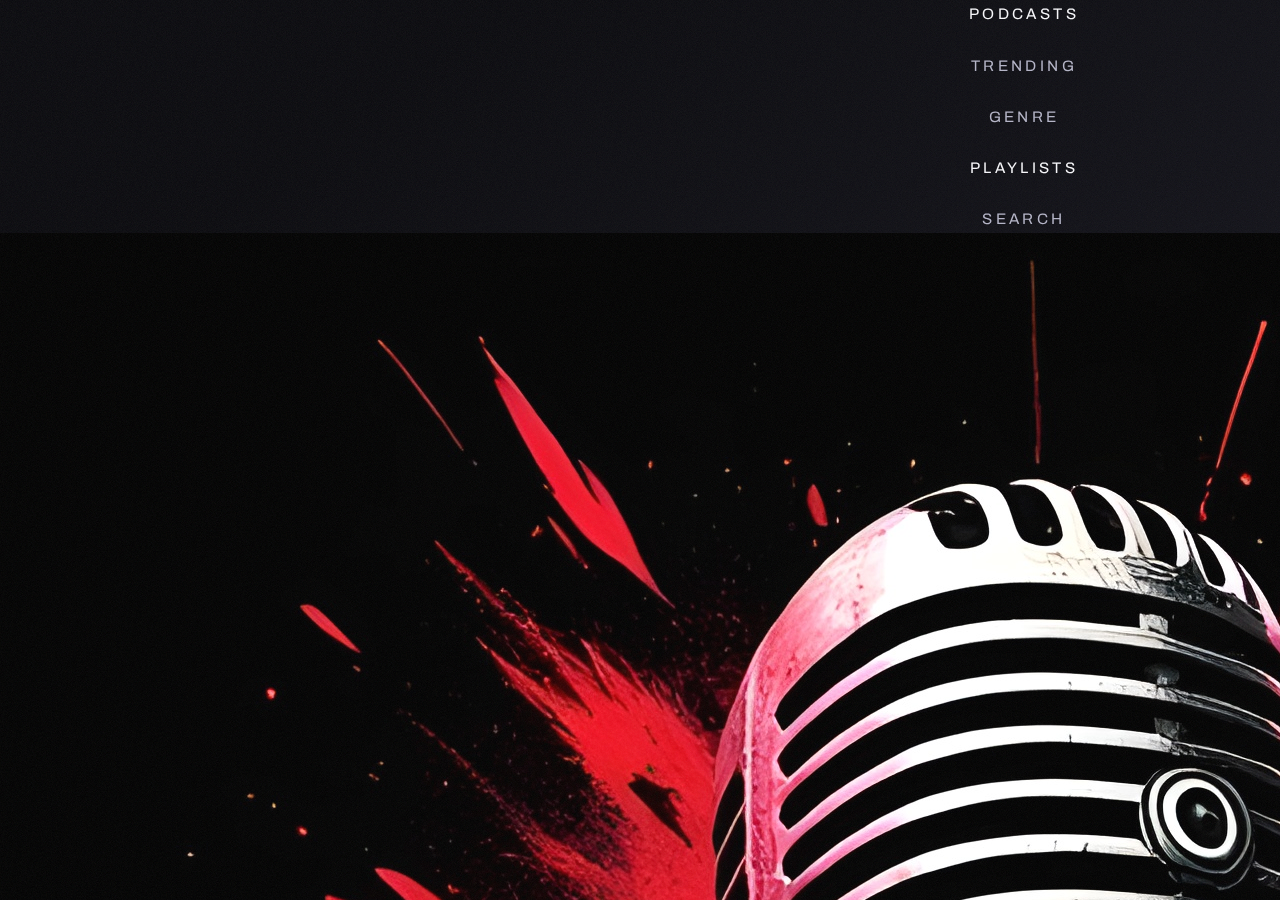
<file: playlists.html>
<!DOCTYPE html>
<html lang="en">
  <head>
    <meta charset="UTF-8" />
    <meta name="viewport" content="width=device-width, initial-scale=1.0" />
    <title>YR11 Radio — Playlists</title>
    <link rel="preconnect" href="https://fonts.googleapis.com" />
    <link rel="preconnect" href="https://fonts.gstatic.com" crossorigin />
    <link href="https://fonts.googleapis.com/css2?family=Archivo:wght@300;400;500;600;700&family=Unica+One&display=swap" rel="stylesheet" />
    <link rel="stylesheet" href="styles.css" />
    <link rel="icon" href="favicon.ico" />
    <script src="script.js" defer></script>
  </head>
  <body class="playlists-page">
    <div class="page">
      <!-- Left Sidebar (reuse) -->
      <aside class="left-sidebar" aria-label="Main navigation and player">
        <nav class="left-nav">
          <ul>
            <li><a href="podcasts.html">PODCASTS</a></li>
            <li><a href="trending.html">TRENDING</a></li>
            <li><a href="genres.html">GENRE</a></li>
            <li><a class="active" href="playlists.html">PLAYLISTS</a></li>
            <li><a href="search.html">SEARCH</a></li>
          </ul>
        </nav>
        <div class="mini-player">
          <div class="mini-player-art"><img src="public/logo.jpg" alt="Current playlist art" /></div>
          <p class="mini-player-title">The Carbon Algorithm</p>
          <div class="mini-player-controls">
            <button class="mini-control-btn" aria-label="Rewind"><span class="icon icon-rewind"></span></button>
            <button class="mini-control-btn primary" aria-label="Play"><span class="icon icon-play"></span></button>
            <button class="mini-control-btn" aria-label="Forward"><span class="icon icon-forward"></span></button>
          </div>
          <div class="mini-player-footer">
            <button class="user-profile-btn" aria-label="User profile"><span class="icon icon-user"></span></button>
            <button class="settings-btn" aria-label="Settings"><span class="icon icon-settings"></span></button>
          </div>
        </div>
      </aside>

      <main class="main-content" aria-labelledby="playlists-title">
        <header class="playlists-header">
          <div>
            <p class="eyebrow">Library</p>
            <h1 id="playlists-title" class="playlists-title">Playlists</h1>
          </div>
        </header>

        <div class="playlists-toolbar" aria-label="Search your playlists">
          <label class="search playlist-search" aria-label="Search playlists">
            <span class="search-icon" aria-hidden="true"></span>
            <input class="playlist-search-input" type="search" placeholder="Search your playlists..." aria-label="Search your playlists" />
          </label>
          <div class="playlist-status" aria-live="polite"></div>
        </div>

        <section class="playlist-grid" aria-label="Your playlists">
          <!-- Example playlist tiles with data attributes -->
          <a href="#" class="playlist-tile mix" data-name="Focus Flow" data-duration="1h 42m" data-tracks="Deep Focus Intro|3:12;Lo-Fi Layer|2:58;Synth Drift|4:10;Ambient Node|5:02;Memory Loop|3:44;Ocean Logic|2:55" data-art="public/logo.jpg">
            <span>Focus Flow</span>
          </a>
          <a href="#" class="playlist-tile study" data-name="Study Marathon" data-duration="2h 05m" data-tracks="Page Turner|2:44;Highlight Marker|3:01;Quiet Theory|4:22;Notebook Echo|3:36;Revision Rain|5:10" data-art="public/logo.jpg">
            <span>Study Marathon</span>
          </a>
          <a href="#" class="playlist-tile chill" data-name="Midnight Chill" data-duration="56m" data-tracks="Moonlit Desk|2:42;Soft Static|3:05;Night Window|4:00;Sleepless Glow|3:33;Lavender Tape|5:07" data-art="public/logo.jpg">
            <span>Midnight Chill</span>
          </a>
          <a href="#" class="playlist-tile energy" data-name="Morning Energy" data-duration="1h 11m" data-tracks="Alarm Sparks|2:15;Sunrise Fuel|3:11;Boost Mode|2:59;Sky Sprint|3:40;Coffee Kick|2:52" data-art="public/logo.jpg">
            <span>Morning Energy</span>
          </a>
          <a href="#" class="playlist-tile throwback" data-name="Retro Throwbacks" data-duration="1h 27m" data-tracks="Pixel Skate|2:34;CRT Dream|3:12;Cassette Flip|3:50;Neon Hallway|4:05;Arcade Alley|3:46" data-art="public/logo.jpg">
            <span>Retro Throwbacks</span>
          </a>
          <a href="#" class="playlist-tile drive" data-name="Night Drive" data-duration="1h 04m" data-tracks="Motor Pulse|3:31;Passing Lights|4:02;Mirror Lines|3:14;Highway Ghost|5:10;Signal Fade|2:56" data-art="public/logo.jpg">
            <span>Night Drive</span>
          </a>
          <a href="#" class="playlist-tile gym" data-name="Gym Power" data-duration="48m" data-tracks="Barbell Start|2:10;Set Surge|3:05;Rep Machine|3:40;Final Push|4:11;Cooldown Path|3:22" data-art="public/logo.jpg">
            <span>Gym Power</span>
          </a>
          <a href="#" class="playlist-tile calm" data-name="Deep Calm" data-duration="1h 20m" data-tracks="Still Surface|4:12;Weightless Thought|5:00;Slow Spiral|6:01;Glass Tides|4:44;Far Beacon|5:27" data-art="public/logo.jpg">
            <span>Deep Calm</span>
          </a>
          <a href="#" class="playlist-tile coding" data-name="Code Stream" data-duration="2h 15m" data-tracks="Boot Sequence|2:22;Compile Loop|3:15;Stack Trace|4:05;Async Flow|3:56;Deploy Pulse|3:18" data-art="public/logo.jpg">
            <span>Code Stream</span>
          </a>
        </section>
        <p class="playlist-empty" hidden>No playlists match your search.</p>
      </main>

      <!-- Right navigation panel reuse -->
      <aside class="nav-panel" aria-label="Primary navigation">
        <div class="logo" aria-hidden="true">
          <img src="public/logo.jpg" alt="YR11 logo" class="logo-image" />
        </div>
        <nav>
          <ul>
            <li><a href="index.html">Home</a></li>
            <li><a href="schedule.html">Schedule</a></li>
            <li><a class="active" href="podcasts.html">Podcasts</a></li>
            <li><a href="about.html">About Us</a></li>
            <li><a class="outline" href="contact.html">Contact Us</a></li>
          </ul>
        </nav>
      </aside>
    </div>

    <!-- Playlist Detail Modal -->
    <div class="modal-overlay" id="playlist-modal" aria-hidden="true">
      <div class="modal playlist-modal" role="dialog" aria-modal="true" aria-labelledby="playlist-modal-title">
        <button class="modal-close" aria-label="Close dialog">✕</button>
        <header class="modal-header">
          <div class="modal-badge">Playlist</div>
          <h3 id="playlist-modal-title"></h3>
          <p class="modal-artist" id="playlist-modal-duration"></p>
        </header>
        <div class="modal-body playlist-modal-body">
          <div class="playlist-art-wrapper"><img id="playlist-modal-art" alt="" /></div>
          <div class="playlist-modal-content">
            <ol class="playlist-tracks" id="playlist-modal-tracks" aria-label="Track list"></ol>
          </div>
        </div>
        <div class="modal-actions playlist-actions">
          <button class="btn primary" id="playlist-play-btn" type="button"><span class="icon icon-play"></span> Play</button>
          <button class="btn" data-close-playlist>Close</button>
        </div>
      </div>
    </div>
  </body>
</html>
</file>
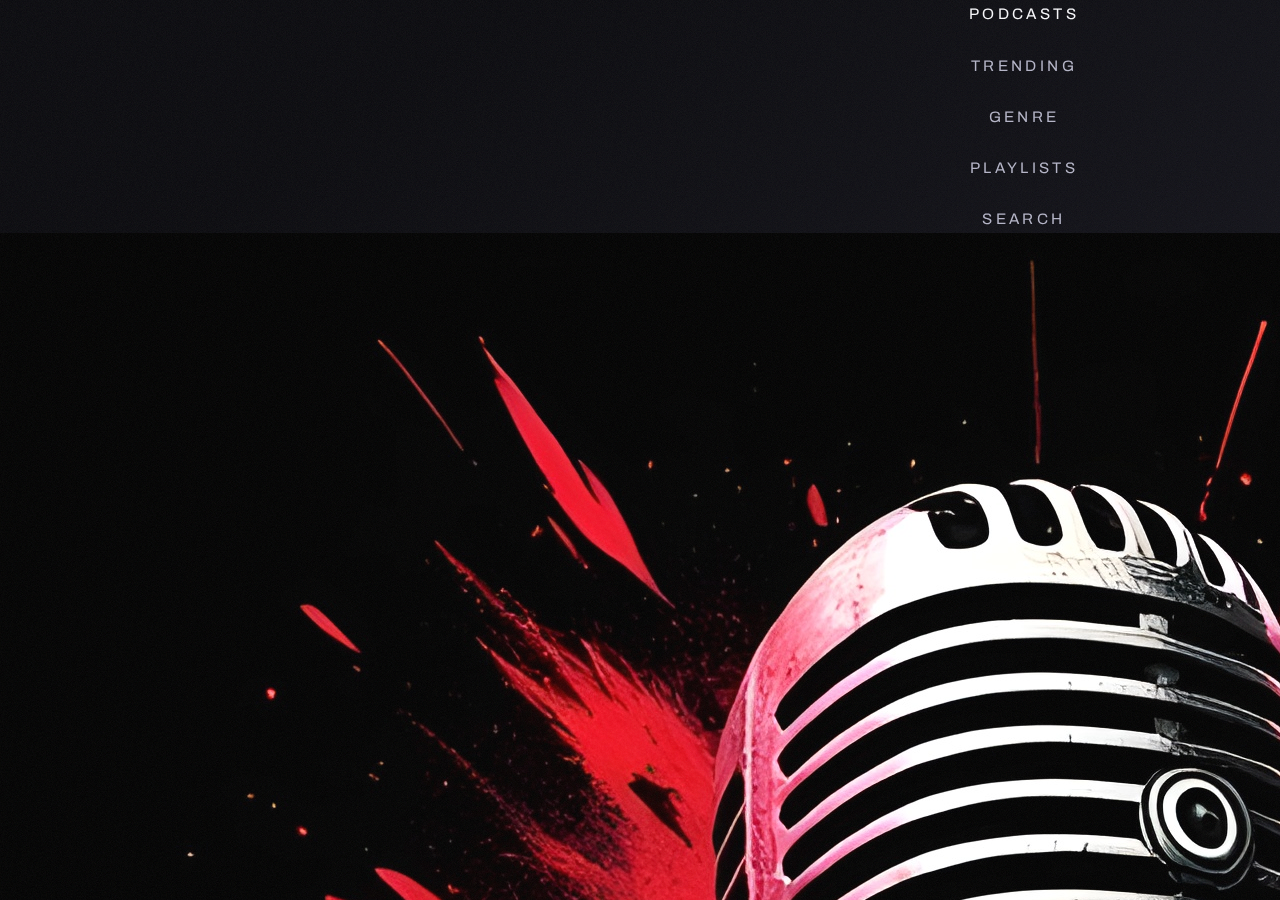
<file: podcasts.html>
<!DOCTYPE html>
<html lang="en">
  <head>
    <meta charset="UTF-8" />
    <meta name="viewport" content="width=device-width, initial-scale=1.0" />
    <title>YR11 Radio — Podcasts</title>
    <link rel="preconnect" href="https://fonts.googleapis.com" />
    <link rel="preconnect" href="https://fonts.gstatic.com" crossorigin />
    <link
      href="https://fonts.googleapis.com/css2?family=Archivo:wght@300;400;500;600;700&family=Unica+One&display=swap"
      rel="stylesheet"
    />
    <link rel="stylesheet" href="styles.css" />
    <script src="script.js" defer></script>
  </head>
  <body class="podcasts-page">
    <div class="page">
      <aside class="left-sidebar" aria-label="Main navigation and player">
        <nav class="left-nav">
          <ul>
            <li><a href="podcasts.html" class="active">PODCASTS</a></li>
            <li><a href="trending.html">TRENDING</a></li>
            <li><a href="genres.html">GENRE</a></li>
            <li><a href="playlists.html">PLAYLISTS</a></li>
            <li><a href="search.html">SEARCH</a></li>
          </ul>
        </nav>

        <div class="mini-player">
          <div class="mini-player-art">
            <img src="public/logo.jpg" alt="The Carbon Algorithm" />
          </div>
          <p class="mini-player-title">The Carbon Algorithm</p>
          <div class="mini-player-controls">
            <button class="mini-control-btn" aria-label="Rewind">
              <span class="icon icon-rewind"></span>
            </button>
            <button class="mini-control-btn primary" aria-label="Play">
              <span class="icon icon-play"></span>
            </button>
            <button class="mini-control-btn" aria-label="Forward">
              <span class="icon icon-forward"></span>
            </button>
          </div>
          <div class="mini-player-footer">
            <button class="user-profile-btn" aria-label="User profile">
              <span class="icon icon-user"></span>
            </button>
            <button class="settings-btn" aria-label="Settings">
              <span class="icon icon-settings"></span>
            </button>
          </div>
        </div>
      </aside>

      <main class="main-content" aria-labelledby="podcasts-title">
        <header class="podcasts-header">
          <div>
            <p class="eyebrow">Browse</p>
            <h1 id="podcasts-title" class="podcasts-title">Podcasts</h1>
          </div>
        </header>

        <div class="podcasts-toolbar" aria-label="Filters and search">
          <label class="search" aria-label="Search podcasts">
            <span class="search-icon" aria-hidden="true"></span>
            <input type="search" placeholder="Search..." aria-label="Search podcasts" />
          </label>
          <div class="genres" role="list" aria-label="Genres">
            <a class="chip active" role="listitem" aria-current="page" href="genre-rock.html">Rock</a>
            <a class="chip purple" role="listitem" href="genre-pop.html">Pop</a>
            <a class="chip olive" role="listitem" href="genre-jazz.html">Jazz</a>
            <a class="chip dark" role="listitem" href="genre-drill.html">Drill</a>
            <a class="chip" role="listitem" href="genre-indie.html">Indie</a>
          </div>
        </div>

        <section class="podcast-grid" aria-label="Podcast results">
          <!-- Sample cards based on podcasts.md description -->
          <!-- Repeat a few to form a grid -->
          <article class="podcast-card">
            <div class="thumb" aria-hidden="true">
              <img src="public/logo.jpg" alt="The Carbon Algorithm cover art" />
            </div>
            <h3 class="title">The Carbon Algorithm</h3>
            <p class="meta">By Robert Fox</p>
            <div class="actions" aria-label="Actions">
              <button class="icon-btn" aria-label="Play"><span class="icon icon-play"></span></button>
              <button class="icon-btn" aria-label="Download"><span class="icon icon-download"></span></button>
              <button class="icon-btn" aria-label="More"><span class="icon icon-menu"></span></button>
            </div>
          </article>

          <article class="podcast-card">
            <div class="thumb" aria-hidden="true">
              <img src="public/logo.jpg" alt="The Carbon Algorithm cover art" />
            </div>
            <h3 class="title">The Carbon Algorithm</h3>
            <p class="meta">By Robert Fox</p>
            <div class="actions" aria-label="Actions">
              <button class="icon-btn" aria-label="Play"><span class="icon icon-play"></span></button>
              <button class="icon-btn" aria-label="Download"><span class="icon icon-download"></span></button>
              <button class="icon-btn" aria-label="More"><span class="icon icon-menu"></span></button>
            </div>
          </article>

          <article class="podcast-card">
            <div class="thumb" aria-hidden="true">
              <img src="public/logo.jpg" alt="The Carbon Algorithm cover art" />
            </div>
            <h3 class="title">The Carbon Algorithm</h3>
            <p class="meta">By Robert Fox</p>
            <div class="actions" aria-label="Actions">
              <button class="icon-btn" aria-label="Play"><span class="icon icon-play"></span></button>
              <button class="icon-btn" aria-label="Download"><span class="icon icon-download"></span></button>
              <button class="icon-btn" aria-label="More"><span class="icon icon-menu"></span></button>
            </div>
          </article>

          <article class="podcast-card">
            <div class="thumb" aria-hidden="true">
              <img src="public/logo.jpg" alt="The Carbon Algorithm cover art" />
            </div>
            <h3 class="title">The Carbon Algorithm</h3>
            <p class="meta">By Robert Fox</p>
            <div class="actions" aria-label="Actions">
              <button class="icon-btn" aria-label="Play"><span class="icon icon-play"></span></button>
              <button class="icon-btn" aria-label="Download"><span class="icon icon-download"></span></button>
              <button class="icon-btn" aria-label="More"><span class="icon icon-menu"></span></button>
            </div>
          </article>

          <article class="podcast-card">
            <div class="thumb" aria-hidden="true">
              <img src="public/logo.jpg" alt="The Carbon Algorithm cover art" />
            </div>
            <h3 class="title">The Carbon Algorithm</h3>
            <p class="meta">By Robert Fox</p>
            <div class="actions" aria-label="Actions">
              <button class="icon-btn" aria-label="Play"><span class="icon icon-play"></span></button>
              <button class="icon-btn" aria-label="Download"><span class="icon icon-download"></span></button>
              <button class="icon-btn" aria-label="More"><span class="icon icon-menu"></span></button>
            </div>
          </article>

          <article class="podcast-card">
            <div class="thumb" aria-hidden="true">
              <img src="public/logo.jpg" alt="The Carbon Algorithm cover art" />
            </div>
            <h3 class="title">The Carbon Algorithm</h3>
            <p class="meta">By Robert Fox</p>
            <div class="actions" aria-label="Actions">
              <button class="icon-btn" aria-label="Play"><span class="icon icon-play"></span></button>
              <button class="icon-btn" aria-label="Download"><span class="icon icon-download"></span></button>
              <button class="icon-btn" aria-label="More"><span class="icon icon-menu"></span></button>
            </div>
          </article>

          <article class="podcast-card">
            <div class="thumb" aria-hidden="true">
              <img src="public/logo.jpg" alt="The Carbon Algorithm cover art" />
            </div>
            <h3 class="title">The Carbon Algorithm</h3>
            <p class="meta">By Robert Fox</p>
            <div class="actions" aria-label="Actions">
              <button class="icon-btn" aria-label="Play"><span class="icon icon-play"></span></button>
              <button class="icon-btn" aria-label="Download"><span class="icon icon-download"></span></button>
              <button class="icon-btn" aria-label="More"><span class="icon icon-menu"></span></button>
            </div>
          </article>

          <article class="podcast-card">
            <div class="thumb" aria-hidden="true">
              <img src="public/logo.jpg" alt="The Carbon Algorithm cover art" />
            </div>
            <h3 class="title">The Carbon Algorithm</h3>
            <p class="meta">By Robert Fox</p>
            <div class="actions" aria-label="Actions">
              <button class="icon-btn" aria-label="Play"><span class="icon icon-play"></span></button>
              <button class="icon-btn" aria-label="Download"><span class="icon icon-download"></span></button>
              <button class="icon-btn" aria-label="More"><span class="icon icon-menu"></span></button>
            </div>
          </article>
        </section>
      </main>

      <aside class="nav-panel" aria-label="Primary navigation">
        <div class="logo" aria-hidden="true">
          <img src="public/logo.jpg" alt="YR11 logo" class="logo-image" />
        </div>
        <nav>
          <ul>
            <li><a href="index.html">Home</a></li>
            <li>
              <a href="schedule.html">
                Schedule
              </a>
            </li>
            <li><a class="active" href="podcasts.html">Podcasts</a></li>
            <li><a href="about.html">About Us</a></li>
            <li><a class="outline" href="contact.html">Contact Us</a></li>
          </ul>
        </nav>
      </aside>
    </div>
  </body>
</html>
</file>
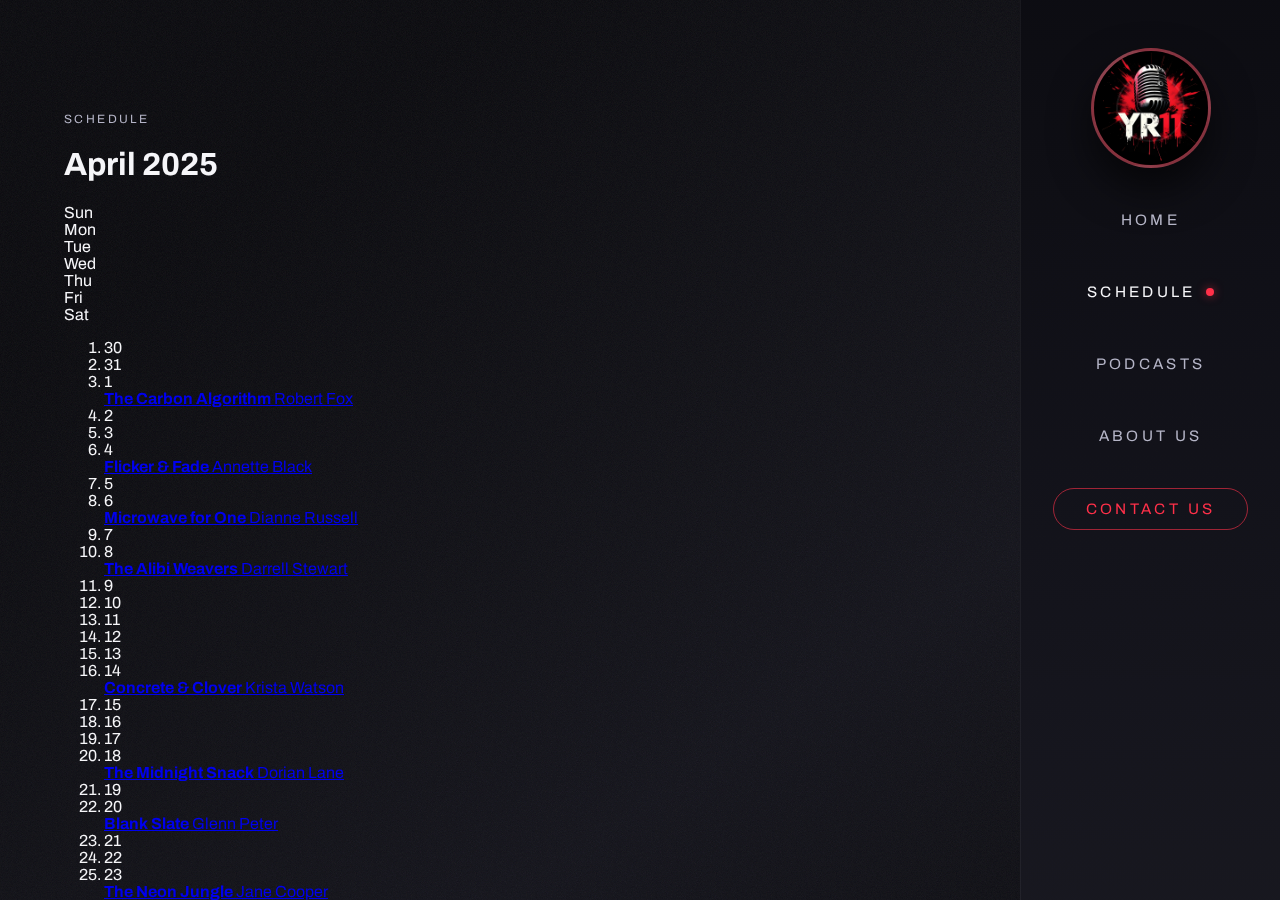
<file: schedule.html>
<!DOCTYPE html>
<html lang="en">
  <head>
    <meta charset="UTF-8" />
    <meta name="viewport" content="width=device-width, initial-scale=1.0" />
    <title>YR11 Radio — Schedule</title>
    <link rel="preconnect" href="https://fonts.googleapis.com" />
    <link rel="preconnect" href="https://fonts.gstatic.com" crossorigin />
    <link
      href="https://fonts.googleapis.com/css2?family=Archivo:wght@300;400;500;600;700&family=Unica+One&display=swap"
      rel="stylesheet"
    />
    <link rel="stylesheet" href="styles.css" />
    <link rel="icon" href="favicon.ico" />
    <script src="script.js" defer></script>
  </head>
  <body class="schedule-page">
    <div class="page">
      <main class="main-content" aria-labelledby="page-title">
        <header class="schedule-header">
          <div>
            <p class="eyebrow">Schedule</p>
            <h1 id="page-title" class="schedule-title">April 2025</h1>
          </div>
        </header>

        <section class="calendar" aria-label="April 2025 schedule">
          <div class="day-names" aria-hidden="true">
            <div>Sun</div>
            <div>Mon</div>
            <div>Tue</div>
            <div>Wed</div>
            <div>Thu</div>
            <div>Fri</div>
            <div>Sat</div>
          </div>

          <ol class="calendar-grid" role="grid" aria-readonly="true">
            <!-- Row 1: Mar 30-31, Apr 1-5 -->
            <li class="day out-month" role="gridcell" aria-label="March 30, 2025"><span class="date">30</span></li>
            <li class="day out-month" role="gridcell" aria-label="March 31, 2025"><span class="date">31</span></li>
            <li class="day" role="gridcell" aria-label="April 1, 2025">
              <span class="date">1</span>
              <div class="events">
                <a class="event blue" href="#" aria-label="The Carbon Algorithm by Robert Fox on April 1, 2025" data-title="The Carbon Algorithm" data-performer="Robert Fox" data-date="2025-04-01" data-time="09:00 – 10:00" data-color="blue" data-image="public/microphone.png" data-description="An exploration into how carbon-aware algorithms are reshaping sustainable tech infrastructure and media delivery.">
                  <strong>The Carbon Algorithm</strong>
                  <span class="meta">Robert Fox</span>
                </a>
              </div>
            </li>
            <li class="day" role="gridcell" aria-label="April 2, 2025"><span class="date">2</span></li>
            <li class="day" role="gridcell" aria-label="April 3, 2025"><span class="date">3</span></li>
            <li class="day" role="gridcell" aria-label="April 4, 2025">
              <span class="date">4</span>
              <div class="events">
                <a class="event tan" href="#" aria-label="Flicker &amp; Fade by Annette Black on April 4, 2025" data-title="Flicker &amp; Fade" data-performer="Annette Black" data-date="2025-04-04" data-time="14:00 – 15:00" data-color="tan" data-image="public/microphone.png" data-description="Annette discusses creative burnout, recovery rhythms, and how artists reignite their spark in a distracted world.">
                  <strong>Flicker &amp; Fade</strong>
                  <span class="meta">Annette Black</span>
                </a>
              </div>
            </li>
            <li class="day" role="gridcell" aria-label="April 5, 2025"><span class="date">5</span></li>

            <!-- Row 2: Apr 6-12 -->
            <li class="day" role="gridcell" aria-label="April 6, 2025">
              <span class="date">6</span>
              <div class="events">
                <a class="event light" href="#" aria-label="Microwave for One by Dianne Russell on April 6, 2025" data-title="Microwave for One" data-performer="Dianne Russell" data-date="2025-04-06" data-time="11:00 – 12:00" data-color="light" data-image="public/microphone.png" data-description="Comfort food science, solo cooking hacks, and the psychology of mindful eating for busy students." >
                  <strong>Microwave for One</strong>
                  <span class="meta">Dianne Russell</span>
                </a>
              </div>
            </li>
            <li class="day" role="gridcell" aria-label="April 7, 2025"><span class="date">7</span></li>
            <li class="day" role="gridcell" aria-label="April 8, 2025">
              <span class="date">8</span>
              <div class="events">
                <a class="event pink" href="#" aria-label="The Alibi Weavers by Darrell Stewart on April 8, 2025" data-title="The Alibi Weavers" data-performer="Darrell Stewart" data-date="2025-04-08" data-time="16:00 – 17:00" data-color="pink" data-image="public/microphone.png" data-description="A narrative mini‑doc about infamous unsolved small‑town mysteries and the folk lore they spawn." >
                  <strong>The Alibi Weavers</strong>
                  <span class="meta">Darrell Stewart</span>
                </a>
              </div>
            </li>
            <li class="day" role="gridcell" aria-label="April 9, 2025"><span class="date">9</span></li>
            <li class="day" role="gridcell" aria-label="April 10, 2025"><span class="date">10</span></li>
            <li class="day" role="gridcell" aria-label="April 11, 2025"><span class="date">11</span></li>
            <li class="day" role="gridcell" aria-label="April 12, 2025"><span class="date">12</span></li>

            <!-- Row 3: Apr 13-19 -->
            <li class="day" role="gridcell" aria-label="April 13, 2025"><span class="date">13</span></li>
            <li class="day" role="gridcell" aria-label="April 14, 2025">
              <span class="date">14</span>
              <div class="events">
                <a class="event green" href="#" aria-label="Concrete &amp; Clover by Krista Watson on April 14, 2025" data-title="Concrete &amp; Clover" data-performer="Krista Watson" data-date="2025-04-14" data-time="10:00 – 11:00" data-color="green" data-image="public/microphone.png" data-description="Urban gardening, micro‑ecosystems, and reclaiming forgotten spaces for biodiversity." >
                  <strong>Concrete &amp; Clover</strong>
                  <span class="meta">Krista Watson</span>
                </a>
              </div>
            </li>
            <li class="day" role="gridcell" aria-label="April 15, 2025"><span class="date">15</span></li>
            <li class="day" role="gridcell" aria-label="April 16, 2025"><span class="date">16</span></li>
            <li class="day" role="gridcell" aria-label="April 17, 2025"><span class="date">17</span></li>
            <li class="day" role="gridcell" aria-label="April 18, 2025">
              <span class="date">18</span>
              <div class="events">
                <a class="event yellow" href="#" aria-label="The Midnight Snack by Dorian Lane on April 18, 2025" data-title="The Midnight Snack" data-performer="Dorian Lane" data-date="2025-04-18" data-time="13:00 – 14:00" data-color="yellow" data-image="public/microphone.png" data-description="Late lunch energy show: listener dilemmas, quick taste tests, and music pairings." >
                  <strong>The Midnight Snack</strong>
                  <span class="meta">Dorian Lane</span>
                </a>
              </div>
            </li>
            <li class="day" role="gridcell" aria-label="April 19, 2025"><span class="date">19</span></li>

            <!-- Row 4: Apr 20-26 -->
            <li class="day" role="gridcell" aria-label="April 20, 2025">
              <span class="date">20</span>
              <div class="events">
                <a class="event light" href="#" aria-label="Blank Slate by Glenn Peter on April 20, 2025" data-title="Blank Slate" data-performer="Glenn Peter" data-date="2025-04-20" data-time="09:30 – 10:30" data-color="light" data-image="public/microphone.png" data-description="Reset rituals for a focused week: journaling, sleep cycles, and quiet tech habits." >
                  <strong>Blank Slate</strong>
                  <span class="meta">Glenn Peter</span>
                </a>
              </div>
            </li>
            <li class="day" role="gridcell" aria-label="April 21, 2025"><span class="date">21</span></li>
            <li class="day" role="gridcell" aria-label="April 22, 2025"><span class="date">22</span></li>
            <li class="day" role="gridcell" aria-label="April 23, 2025">
              <span class="date">23</span>
              <div class="events">
                <a class="event pink" href="#" aria-label="The Neon Jungle by Jane Cooper on April 23, 2025" data-title="The Neon Jungle" data-performer="Jane Cooper" data-date="2025-04-23" data-time="15:00 – 16:00" data-color="pink" data-image="public/microphone.png" data-description="Synthwave culture, vapor aesthetics, and the return of analog warm sounds in digital music." >
                  <strong>The Neon Jungle</strong>
                  <span class="meta">Jane Cooper</span>
                </a>
              </div>
            </li>
            <li class="day" role="gridcell" aria-label="April 24, 2025"><span class="date">24</span></li>
            <li class="day" role="gridcell" aria-label="April 25, 2025"><span class="date">25</span></li>
            <li class="day" role="gridcell" aria-label="April 26, 2025">
              <span class="date">26</span>
              <div class="events">
                <a class="event blue" href="#" aria-label="Venture Velocity by Wade Warren on April 26, 2025" data-title="Venture Velocity" data-performer="Wade Warren" data-date="2025-04-26" data-time="18:00 – 19:00" data-color="blue" data-image="public/microphone.png" data-description="Start‑up sprint stories: rapid prototyping, pivots under pressure, and founder resilience." >
                  <strong>Venture Velocity</strong>
                  <span class="meta">Wade Warren</span>
                </a>
              </div>
            </li>

            <!-- Row 5: Apr 27-30 then blanks for May 1-3 -->
            <li class="day" role="gridcell" aria-label="April 27, 2025"><span class="date">27</span></li>
            <li class="day" role="gridcell" aria-label="April 28, 2025"><span class="date">28</span></li>
            <li class="day" role="gridcell" aria-label="April 29, 2025"><span class="date">29</span></li>
            <li class="day" role="gridcell" aria-label="April 30, 2025"><span class="date">30</span></li>
            <li class="day blank" role="gridcell" aria-hidden="true"></li>
            <li class="day blank" role="gridcell" aria-hidden="true"></li>
            <li class="day blank" role="gridcell" aria-hidden="true"></li>
          </ol>
        </section>
      </main>

      <aside class="nav-panel" aria-label="Primary navigation">
        <div class="logo" aria-hidden="true">
          <img src="public/logo.jpg" alt="YR11 logo" class="logo-image" />
        </div>
        <nav>
          <ul>
            <li><a href="index.html">Home</a></li>
            <li>
              <a class="active" href="schedule.html">
                Schedule
                <span class="nav-pip" aria-hidden="true"></span>
              </a>
            </li>
            <li><a href="podcasts.html">Podcasts</a></li>
            <li><a href="about.html">About Us</a></li>
            <li><a class="outline" href="contact.html">Contact Us</a></li>
          </ul>
        </nav>
      </aside>
    </div>

    <!-- Event Detail Modal -->
    <div class="modal-overlay" id="schedule-event-modal" aria-hidden="true">
      <div class="modal event-modal" role="dialog" aria-modal="true" aria-labelledby="event-modal-title">
        <button class="modal-close" aria-label="Close dialog">✕</button>
        <header class="modal-header">
          <div class="modal-badge" id="event-modal-badge">Show</div>
          <h3 id="event-modal-title"></h3>
          <p class="modal-artist" id="event-modal-performer"></p>
          <p class="event-meta-line" id="event-modal-datetime"></p>
        </header>
        <div class="modal-body event-modal-body">
          <div class="event-modal-art-wrapper"><img id="event-modal-image" alt="" /></div>
          <div class="event-modal-text">
            <p id="event-modal-description"></p>
          </div>
        </div>
        <div class="modal-actions">
          <button class="btn" data-close-event>Close</button>
        </div>
      </div>
    </div>
  </body>
  </html>
</file>
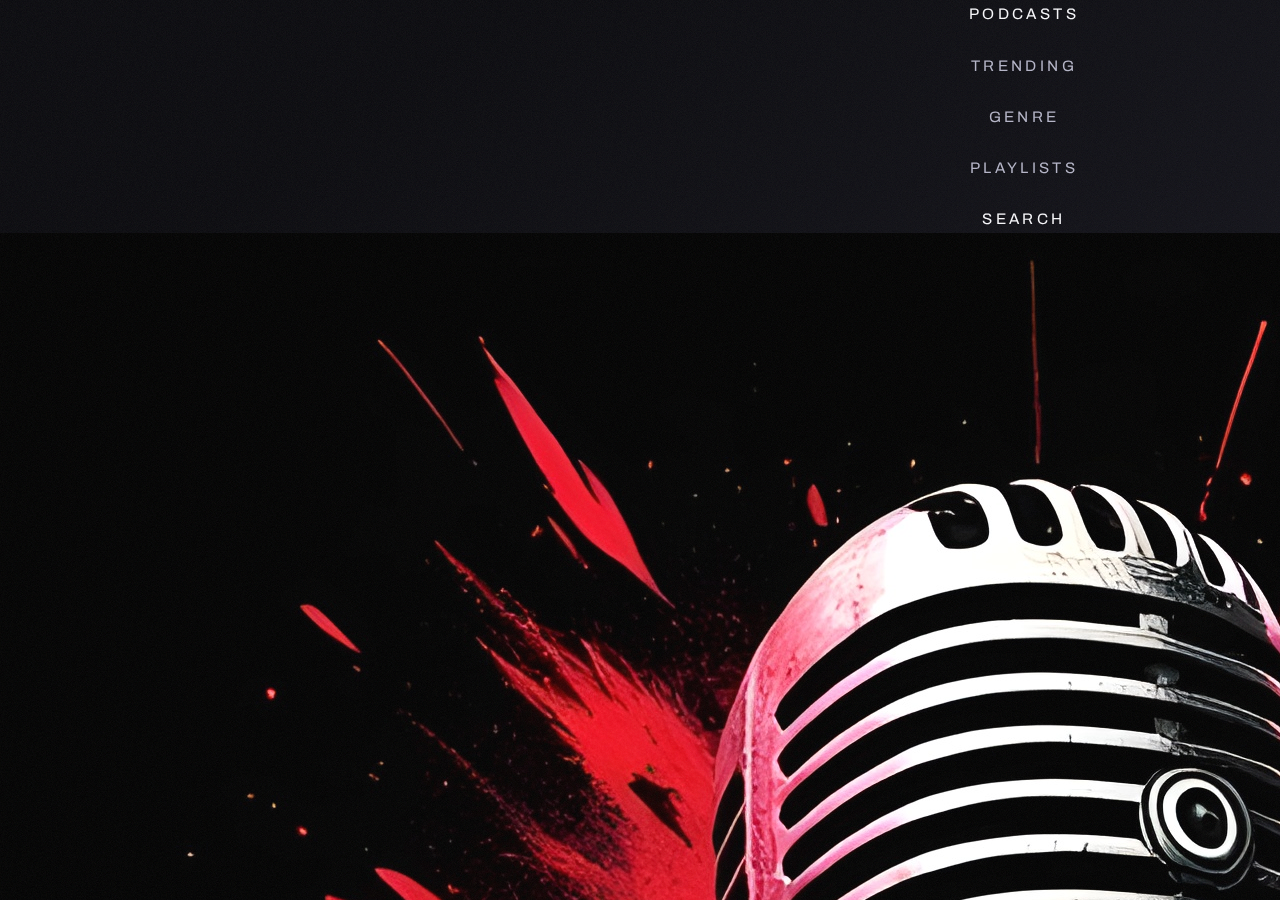
<file: search.html>
<!DOCTYPE html>
<html lang="en">
  <head>
    <meta charset="UTF-8" />
    <meta name="viewport" content="width=device-width, initial-scale=1.0" />
    <title>YR11 Radio — Search</title>
    <link rel="preconnect" href="https://fonts.googleapis.com" />
    <link rel="preconnect" href="https://fonts.gstatic.com" crossorigin />
    <link href="https://fonts.googleapis.com/css2?family=Archivo:wght@300;400;500;600;700&family=Unica+One&display=swap" rel="stylesheet" />
    <link rel="stylesheet" href="styles.css" />
    <script src="script.js" defer></script>
  </head>
  <body class="search-page">
    <div class="page">
      <!-- Left Sidebar (same as podcasts) -->
      <aside class="left-sidebar" aria-label="Main navigation and player">
        <nav class="left-nav">
          <ul>
            <li><a href="podcasts.html">PODCASTS</a></li>
            <li><a href="trending.html">TRENDING</a></li>
            <li><a href="genres.html">GENRE</a></li>
            <li><a href="playlists.html">PLAYLISTS</a></li>
            <li><a class="active" href="search.html">SEARCH</a></li>
          </ul>
        </nav>
        <div class="mini-player">
          <div class="mini-player-art"><img src="public/logo.jpg" alt="Current art" /></div>
          <p class="mini-player-title">The Carbon Algorithm</p>
          <div class="mini-player-controls">
            <button class="mini-control-btn" aria-label="Rewind"><span class="icon icon-rewind"></span></button>
            <button class="mini-control-btn primary" aria-label="Play"><span class="icon icon-play"></span></button>
            <button class="mini-control-btn" aria-label="Forward"><span class="icon icon-forward"></span></button>
          </div>
          <div class="mini-player-footer">
            <button class="user-profile-btn" aria-label="User profile"><span class="icon icon-user"></span></button>
            <button class="settings-btn" aria-label="Settings"><span class="icon icon-settings"></span></button>
          </div>
        </div>
      </aside>

      <main class="main-content" aria-labelledby="search-title">
        <header class="search-header">
          <div>
            <p class="eyebrow">Explore</p>
            <h1 id="search-title" class="search-title">Search</h1>
          </div>
        </header>

        <div class="search-suite" aria-label="Search controls">
          <label class="search" aria-label="Search library">
            <span class="search-icon" aria-hidden="true"></span>
            <input class="global-search-input" type="search" placeholder="Search podcasts, artists, playlists..." aria-label="Search podcasts, artists, playlists" />
          </label>
          <div class="search-filters" role="radiogroup" aria-label="Filter category">
            <button class="chip active" data-filter="all" role="radio" aria-checked="true">All</button>
            <button class="chip" data-filter="podcasts" role="radio" aria-checked="false">Podcasts</button>
            <button class="chip" data-filter="artists" role="radio" aria-checked="false">Artists</button>
            <button class="chip" data-filter="playlists" role="radio" aria-checked="false">Playlists</button>
          </div>
          <div class="search-status" aria-live="polite"></div>
        </div>

        <section class="search-results" aria-label="Search results">
          <!-- Podcasts -->
          <div class="search-group" data-group="podcasts">
            <h2 class="group-heading">Podcasts</h2>
            <div class="results-grid" data-type="podcasts">
              <a href="#" class="result-card" data-name="The Carbon Algorithm" data-type="podcast"><span class="r-title">The Carbon Algorithm</span><span class="r-meta">Podcast · Robert Fox</span></a>
              <a href="#" class="result-card" data-name="Flicker & Fade" data-type="podcast"><span class="r-title">Flicker & Fade</span><span class="r-meta">Podcast · Annette Black</span></a>
              <a href="#" class="result-card" data-name="Microwave for One" data-type="podcast"><span class="r-title">Microwave for One</span><span class="r-meta">Podcast · Dianne Russell</span></a>
              <a href="#" class="result-card" data-name="The Alibi Weavers" data-type="podcast"><span class="r-title">The Alibi Weavers</span><span class="r-meta">Podcast · Darrell Stewart</span></a>
              <a href="#" class="result-card" data-name="Concrete & Clover" data-type="podcast"><span class="r-title">Concrete & Clover</span><span class="r-meta">Podcast · Krista Watson</span></a>
              <a href="#" class="result-card" data-name="The Midnight Snack" data-type="podcast"><span class="r-title">The Midnight Snack</span><span class="r-meta">Podcast · Dorian Lane</span></a>
              <a href="#" class="result-card" data-name="Blank Slate" data-type="podcast"><span class="r-title">Blank Slate</span><span class="r-meta">Podcast · Glenn Peter</span></a>
              <a href="#" class="result-card" data-name="The Neon Jungle" data-type="podcast"><span class="r-title">The Neon Jungle</span><span class="r-meta">Podcast · Jane Cooper</span></a>
              <a href="#" class="result-card" data-name="Venture Velocity" data-type="podcast"><span class="r-title">Venture Velocity</span><span class="r-meta">Podcast · Wade Warren</span></a>
            </div>
          </div>

          <!-- Artists -->
          <div class="search-group" data-group="artists">
            <h2 class="group-heading">Artists</h2>
            <div class="results-grid" data-type="artists">
              <a href="#" class="result-card" data-name="Robert Fox" data-type="artist"><span class="r-title">Robert Fox</span><span class="r-meta">Artist</span></a>
              <a href="#" class="result-card" data-name="Annette Black" data-type="artist"><span class="r-title">Annette Black</span><span class="r-meta">Artist</span></a>
              <a href="#" class="result-card" data-name="Dianne Russell" data-type="artist"><span class="r-title">Dianne Russell</span><span class="r-meta">Artist</span></a>
              <a href="#" class="result-card" data-name="Darrell Stewart" data-type="artist"><span class="r-title">Darrell Stewart</span><span class="r-meta">Artist</span></a>
              <a href="#" class="result-card" data-name="Krista Watson" data-type="artist"><span class="r-title">Krista Watson</span><span class="r-meta">Artist</span></a>
              <a href="#" class="result-card" data-name="Dorian Lane" data-type="artist"><span class="r-title">Dorian Lane</span><span class="r-meta">Artist</span></a>
              <a href="#" class="result-card" data-name="Glenn Peter" data-type="artist"><span class="r-title">Glenn Peter</span><span class="r-meta">Artist</span></a>
              <a href="#" class="result-card" data-name="Jane Cooper" data-type="artist"><span class="r-title">Jane Cooper</span><span class="r-meta">Artist</span></a>
              <a href="#" class="result-card" data-name="Wade Warren" data-type="artist"><span class="r-title">Wade Warren</span><span class="r-meta">Artist</span></a>
            </div>
          </div>

          <!-- Playlists -->
            <div class="search-group" data-group="playlists">
            <h2 class="group-heading">Playlists</h2>
            <div class="results-grid" data-type="playlists">
              <a href="#" class="result-card" data-name="Focus Flow" data-type="playlist"><span class="r-title">Focus Flow</span><span class="r-meta">Playlist</span></a>
              <a href="#" class="result-card" data-name="Study Marathon" data-type="playlist"><span class="r-title">Study Marathon</span><span class="r-meta">Playlist</span></a>
              <a href="#" class="result-card" data-name="Midnight Chill" data-type="playlist"><span class="r-title">Midnight Chill</span><span class="r-meta">Playlist</span></a>
              <a href="#" class="result-card" data-name="Morning Energy" data-type="playlist"><span class="r-title">Morning Energy</span><span class="r-meta">Playlist</span></a>
              <a href="#" class="result-card" data-name="Retro Throwbacks" data-type="playlist"><span class="r-title">Retro Throwbacks</span><span class="r-meta">Playlist</span></a>
              <a href="#" class="result-card" data-name="Night Drive" data-type="playlist"><span class="r-title">Night Drive</span><span class="r-meta">Playlist</span></a>
              <a href="#" class="result-card" data-name="Gym Power" data-type="playlist"><span class="r-title">Gym Power</span><span class="r-meta">Playlist</span></a>
              <a href="#" class="result-card" data-name="Deep Calm" data-type="playlist"><span class="r-title">Deep Calm</span><span class="r-meta">Playlist</span></a>
              <a href="#" class="result-card" data-name="Code Stream" data-type="playlist"><span class="r-title">Code Stream</span><span class="r-meta">Playlist</span></a>
            </div>
          </div>
        </section>
        <p class="search-empty" hidden>No results.</p>
      </main>

      <!-- Right navigation panel (same as podcasts) -->
      <aside class="nav-panel" aria-label="Primary navigation">
        <div class="logo" aria-hidden="true">
          <img src="public/logo.jpg" alt="YR11 logo" class="logo-image" />
        </div>
        <nav>
          <ul>
            <li><a href="index.html">Home</a></li>
            <li><a href="schedule.html">Schedule</a></li>
            <li><a href="podcasts.html">Podcasts</a></li>
            <li><a href="about.html">About Us</a></li>
            <li><a class="outline" href="contact.html">Contact Us</a></li>
          </ul>
        </nav>
      </aside>
    </div>
  </body>
</html>
</file>
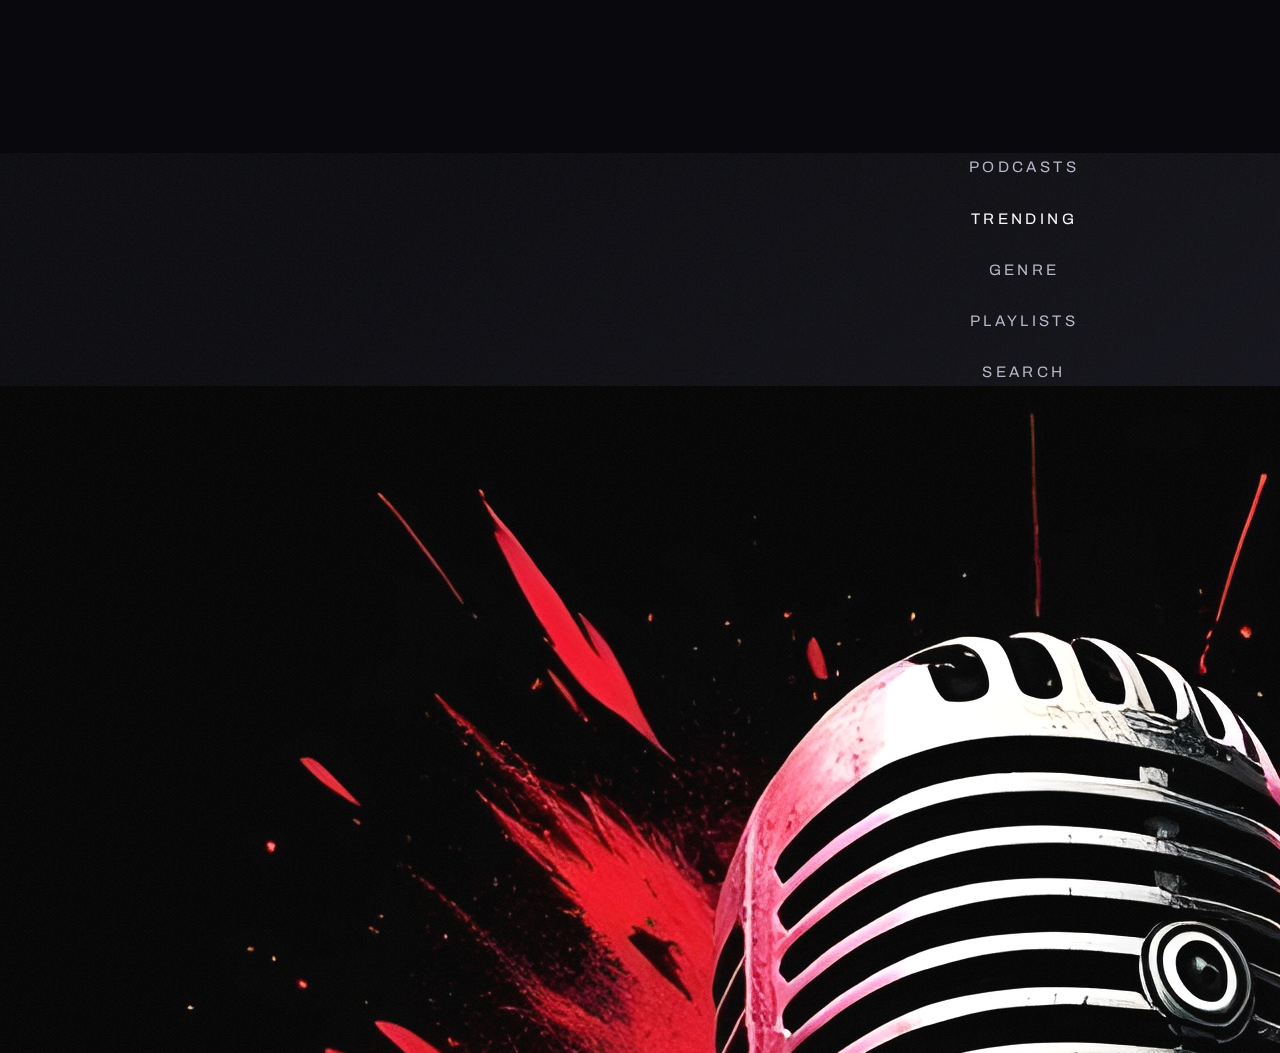
<file: trending.html>
<!DOCTYPE html>
<html lang="en">
  <head>
    <meta charset="UTF-8" />
    <meta name="viewport" content="width=device-width, initial-scale=1.0" />
    <title>YR11 Radio — Trending</title>
    <link rel="preconnect" href="https://fonts.googleapis.com" />
    <link rel="preconnect" href="https://fonts.gstatic.com" crossorigin />
    <link
      href="https://fonts.googleapis.com/css2?family=Archivo:wght@300;400;500;600;700&family=Unica+One&display=swap"
      rel="stylesheet"
    />
    <link rel="stylesheet" href="styles.css" />
    <link rel="icon" href="favicon.ico" />
    <script src="script.js" defer></script>
  </head>
  <body class="trending-page podcasts-page">
    <!-- SVG filters for animated border effect -->
    <svg class="svg-filters" aria-hidden="true">
      <defs>
        <filter id="trending-glow" colorInterpolationFilters="sRGB" x="-50%" y="-50%" width="200%" height="200%">
          <feTurbulence type="turbulence" baseFrequency="0.02" numOctaves="10" result="noise1" seed="1" />
          <feOffset in="noise1" dx="0" dy="0" result="offsetNoise1">
            <animate attributeName="dy" values="700; 0" dur="6s" repeatCount="indefinite" calcMode="linear" />
          </feOffset>
          <feTurbulence type="turbulence" baseFrequency="0.02" numOctaves="10" result="noise2" seed="1" />
          <feOffset in="noise2" dx="0" dy="0" result="offsetNoise2">
            <animate attributeName="dy" values="0; -700" dur="6s" repeatCount="indefinite" calcMode="linear" />
          </feOffset>
          <feTurbulence type="turbulence" baseFrequency="0.02" numOctaves="10" result="noise3" seed="2" />
          <feOffset in="noise3" dx="0" dy="0" result="offsetNoise3">
            <animate attributeName="dx" values="490; 0" dur="6s" repeatCount="indefinite" calcMode="linear" />
          </feOffset>
          <feTurbulence type="turbulence" baseFrequency="0.02" numOctaves="10" result="noise4" seed="2" />
          <feOffset in="noise4" dx="0" dy="0" result="offsetNoise4">
            <animate attributeName="dx" values="0; -490" dur="6s" repeatCount="indefinite" calcMode="linear" />
          </feOffset>
          <feComposite in="offsetNoise1" in2="offsetNoise2" result="part1" />
          <feComposite in="offsetNoise3" in2="offsetNoise4" result="part2" />
          <feBlend in="part1" in2="part2" mode="color-dodge" result="combinedNoise" />
          <feDisplacementMap in="SourceGraphic" in2="combinedNoise" scale="30" xChannelSelector="R" yChannelSelector="B" />
        </filter>
      </defs>
    </svg>
    <div class="page">
      <!-- Left sidebar reused -->
      <aside class="left-sidebar" aria-label="Main navigation and player">
        <nav class="left-nav">
          <ul>
            <li><a href="podcasts.html">PODCASTS</a></li>
            <li><a href="trending.html" class="active">TRENDING</a></li>
            <li><a href="genres.html">GENRE</a></li>
            <li><a href="playlists.html">PLAYLISTS</a></li>
            <li><a href="search.html">SEARCH</a></li>
          </ul>
        </nav>
        <div class="mini-player">
          <div class="mini-player-art">
            <img src="public/logo.jpg" alt="The Carbon Algorithm" />
          </div>
          <p class="mini-player-title">The Carbon Algorithm</p>
          <div class="mini-player-controls">
            <button class="mini-control-btn" aria-label="Rewind"><span class="icon icon-rewind"></span></button>
            <button class="mini-control-btn primary" aria-label="Play"><span class="icon icon-play"></span></button>
            <button class="mini-control-btn" aria-label="Forward"><span class="icon icon-forward"></span></button>
          </div>
          <div class="mini-player-footer">
            <button class="user-profile-btn" aria-label="User profile"><span class="icon icon-user"></span></button>
            <button class="settings-btn" aria-label="Settings"><span class="icon icon-settings"></span></button>
          </div>
        </div>
      </aside>

      <main class="main-content" aria-labelledby="trending-title">
        <header class="podcasts-header">
          <div>
            <p class="eyebrow">Now</p>
            <h1 id="trending-title" class="podcasts-title">Trending</h1>
          </div>
        </header>

        <section class="trending-hero" aria-label="Top trending show">
          <div class="trending-hero-art">
            <img src="public/logo.jpg" alt="Featured trending show artwork" />
          </div>
          <div class="trending-hero-meta">
            <h2 class="hero-title">The Carbon Algorithm</h2>
            <p class="hero-tagline">Most streamed this week</p>
            <div class="hero-actions">
              <button class="icon-btn" aria-label="Play"><span class="icon icon-play"></span></button>
              <button class="icon-btn" aria-label="Add to playlist"><span class="icon icon-menu"></span></button>
              <button class="icon-btn" aria-label="Download"><span class="icon icon-download"></span></button>
            </div>
          </div>
        </section>

        <section class="trending-sections" aria-label="Trending lists">
          <div class="trending-group" aria-labelledby="top-10-heading">
            <h3 id="top-10-heading" class="section-heading">Top 10 Podcasts</h3>
            <ol class="ranked-list">
              <li class="trending-number-one"><span class="rank">1</span><span class="r-title">The Carbon Algorithm</span><span class="r-meta">+3</span></li>
              <li><span class="rank">2</span><span class="r-title">Flicker &amp; Fade</span><span class="r-meta">+1</span></li>
              <li><span class="rank">3</span><span class="r-title">Microwave for One</span><span class="r-meta down">-2</span></li>
              <li><span class="rank">4</span><span class="r-title">Concrete &amp; Clover</span><span class="r-meta">+5</span></li>
              <li><span class="rank">5</span><span class="r-title">The Alibi Weavers</span><span class="r-meta">+2</span></li>
              <li><span class="rank">6</span><span class="r-title">Those Were the Days</span><span class="r-meta">new</span></li>
              <li><span class="rank">7</span><span class="r-title">Neon Jungle</span><span class="r-meta down">-1</span></li>
              <li><span class="rank">8</span><span class="r-title">Blank Slate</span><span class="r-meta">+4</span></li>
              <li><span class="rank">9</span><span class="r-title">Venture Velocity</span><span class="r-meta down">-4</span></li>
              <li><span class="rank">10</span><span class="r-title">Midnight Snack</span><span class="r-meta">+1</span></li>
            </ol>
          </div>

          <div class="trending-group" aria-labelledby="rising-heading">
            <h3 id="rising-heading" class="section-heading">Rising</h3>
            <div class="mini-grid">
              <article class="mini-card">
                <div class="mini-art"><img src="public/logo.jpg" alt="Rising show art" /></div>
                <h4 class="mini-title">Venture Velocity</h4>
                <p class="mini-meta">+12 places</p>
              </article>
              <article class="mini-card">
                <div class="mini-art"><img src="public/logo.jpg" alt="Rising show art" /></div>
                <h4 class="mini-title">Blank Slate</h4>
                <p class="mini-meta">+8 places</p>
              </article>
              <article class="mini-card">
                <div class="mini-art"><img src="public/logo.jpg" alt="Rising show art" /></div>
                <h4 class="mini-title">Neon Jungle</h4>
                <p class="mini-meta">+6 places</p>
              </article>
            </div>
          </div>

          <div class="trending-group" aria-labelledby="most-played-heading">
            <h3 id="most-played-heading" class="section-heading">Most Played Today</h3>
            <div class="mini-grid">
              <article class="mini-card">
                <div class="mini-art"><img src="public/logo.jpg" alt="Show art" /></div>
                <h4 class="mini-title">The Carbon Algorithm</h4>
                <p class="mini-meta">4.2k plays</p>
              </article>
              <article class="mini-card">
                <div class="mini-art"><img src="public/logo.jpg" alt="Show art" /></div>
                <h4 class="mini-title">Flicker &amp; Fade</h4>
                <p class="mini-meta">3.1k plays</p>
              </article>
              <article class="mini-card">
                <div class="mini-art"><img src="public/logo.jpg" alt="Show art" /></div>
                <h4 class="mini-title">Concrete &amp; Clover</h4>
                <p class="mini-meta">2.9k plays</p>
              </article>
            </div>
          </div>
        </section>
      </main>

      <!-- Right sidebar reused -->
      <aside class="nav-panel" aria-label="Primary navigation">
        <div class="logo" aria-hidden="true">
          <img src="public/logo.jpg" alt="YR11 logo" class="logo-image" />
        </div>
        <nav>
          <ul>
            <li><a href="index.html">Home</a></li>
            <li><a href="schedule.html">Schedule</a></li>
            <li><a class="active" href="podcasts.html">Podcasts</a></li>
            <li><a href="about.html">About Us</a></li>
            <li><a class="outline" href="contact.html">Contact Us</a></li>
          </ul>
        </nav>
      </aside>
    </div>
  </body>
</html>
</file>
<file: styles.css>
:root {
  --background: #09090d;
  --background-secondary: #111118;
  --accent: #ff3049;
  --accent-dim: #a31a31;
  --text-primary: #f6f6f9;
  --text-muted: #b5b5c7;
  --highlight: #ebff00;
  --panel-width: clamp(260px, 20vw, 320px);
  --content-max: 1280px;
  font-size: 16px;
}

* {
  box-sizing: border-box;
}

body {
  margin: 0;
  font-family: "Archivo", system-ui, -apple-system, BlinkMacSystemFont, "Segoe UI", sans-serif;
  color: var(--text-primary);
  background: var(--background);
  min-height: 100vh;
}

.page {
  display: flex;
  flex-direction: row;
  min-height: 100vh;
  max-width: var(--content-max);
  margin: 0 auto;
  background: linear-gradient(145deg, rgba(8, 8, 12, 0.95) 20%, rgba(18, 18, 26, 0.9) 70%, rgba(10, 10, 15, 0.96));
  position: relative;
}

.page::before {
  content: "";
  position: absolute;
  inset: 0;
  background-image: url("data:image/svg+xml,%3Csvg xmlns='http://www.w3.org/2000/svg' width='120' height='120' viewBox='0 0 120 120'%3E%3Cfilter id='n'%3E%3CfeTurbulence type='fractalNoise' baseFrequency='1.2' numOctaves='3' stitchTiles='stitch'/%3E%3C/filter%3E%3Crect width='120' height='120' filter='url(%23n)' opacity='0.08'/%3E%3C/svg%3E");
  pointer-events: none;
  mix-blend-mode: screen;
}

.main-content {
  flex: 1;
  padding: clamp(2rem, 4vw, 3rem) clamp(2rem, 5vw, 4rem);
  display: flex;
  flex-direction: column;
  justify-content: space-between;
  position: relative;
  overflow: hidden;
}

.top-bar {
  display: flex;
  align-items: center;
  justify-content: space-between;
  gap: clamp(1rem, 3vw, 2rem);
  z-index: 3;
}

.featured-show {
  display: flex;
  gap: 1.5rem;
  background: rgba(255, 255, 255, 0.04);
  border: 1px solid rgba(255, 255, 255, 0.05);
  border-radius: 1.5rem;
  padding: 1.25rem 1.5rem;
  backdrop-filter: blur(8px);
  box-shadow: 0 30px 60px rgba(0, 0, 0, 0.35);
  cursor: pointer; /* indicate clickable background */
}

.show-art {
  width: 96px;
  aspect-ratio: 1;
  border-radius: 1rem;
  overflow: hidden;
  position: relative;
  background: linear-gradient(135deg, rgba(255, 69, 108, 0.95), rgba(135, 28, 195, 0.85));
}

.host-photo {
  position: absolute;
  inset: 12%;
  border-radius: 50%;
  background: radial-gradient(circle at 30% 30%, #ffddee 0%, rgba(255, 255, 255, 0) 65%);
  opacity: 0.6;
}

.show-meta h2 {
  font-family: "Unica One", "Archivo", sans-serif;
  font-size: clamp(1.5rem, 2vw, 2rem);
  letter-spacing: 0.08em;
  margin: 0 0 0.4rem;
}

.eyebrow {
  font-size: 0.75rem;
  text-transform: uppercase;
  letter-spacing: 0.2em;
  color: var(--text-muted);
  margin: 0 0 0.4rem;
}

.controls {
  display: flex;
  gap: 0.75rem;
}

.controls button {
  width: 44px;
  height: 44px;
  border-radius: 50%;
  border: 1px solid rgba(255, 255, 255, 0.1);
  background: rgba(255, 255, 255, 0.04);
  color: var(--text-primary);
  display: grid;
  place-items: center;
  position: relative;
  cursor: pointer;
  transition: transform 0.2s ease, background 0.2s ease;
}

.controls button.primary {
  background: var(--accent);
  border-color: transparent;
  box-shadow: 0 12px 24px rgba(255, 48, 73, 0.35);
}

.controls button:hover,
.controls button:focus-visible {
  transform: translateY(-2px);
  background: rgba(255, 255, 255, 0.12);
}

.controls button.primary:hover,
.controls button.primary:focus-visible {
  background: #ff4459;
}

.icon {
  display: inline-block;
  position: relative;
  width: 18px;
  height: 18px;
}

.icon-previous,
.icon-next::before,
.icon-next::after,
.icon-previous::before,
.icon-previous::after,
.icon-play::before {
  content: "";
  position: absolute;
}

.icon-previous::before {
  top: 50%;
  left: 48%;
  transform: translate(-50%, -50%);
  width: 0;
  height: 0;
  border-top: 7px solid transparent;
  border-bottom: 7px solid transparent;
  border-right: 10px solid currentColor;
}

.icon-previous::after {
  top: 50%;
  left: 22%;
  transform: translate(-50%, -50%);
  width: 2px;
  height: 12px;
  background: currentColor;
  border-radius: 1px;
}

.icon-next::before {
  top: 50%;
  left: 52%;
  transform: translate(-50%, -50%);
  width: 0;
  height: 0;
  border-top: 7px solid transparent;
  border-bottom: 7px solid transparent;
  border-left: 10px solid currentColor;
}

.icon-next::after {
  top: 50%;
  left: 78%;
  transform: translate(-50%, -50%);
  width: 2px;
  height: 12px;
  background: currentColor;
  border-radius: 1px;
}

.icon-play::before {
  top: 50%;
  left: 52%;
  transform: translate(-50%, -50%);
  width: 0;
  height: 0;
  border-top: 8px solid transparent;
  border-bottom: 8px solid transparent;
  border-left: 12px solid #09090d;
}

.live-indicator {
  display: flex;
  align-items: center;
  gap: 0.65rem;
  font-weight: 600;
  letter-spacing: 0.18em;
  text-transform: uppercase;
  color: var(--accent);
}

.live-dot {
  width: 12px;
  height: 12px;
  border-radius: 50%;
  background: var(--accent);
  box-shadow: 0 0 16px rgba(255, 48, 73, 0.8);
  animation: pulse 1.4s ease-in-out infinite;
}

@keyframes pulse {
  0%,
  100% {
    transform: scale(1);
    opacity: 1;
  }
  50% {
    transform: scale(1.35);
    opacity: 0.6;
  }
}

.hero {
  position: relative;
  flex: 1;
  display: grid;
  place-items: center;
  text-align: center;
  padding: clamp(3rem, 6vw, 4.5rem) 0;
}

.mic-stage {
  position: relative;
  width: clamp(260px, 50vw, 520px);
  aspect-ratio: 1;
  display: grid;
  place-items: center;
}

.mic-stage::before {
  content: "";
  position: absolute;
  width: 120%;
  height: 120%;
  border-radius: 50%;
  background: radial-gradient(circle at center, rgba(255, 48, 73, 0.85), rgba(255, 48, 73, 0.1) 60%, transparent 70%);
  filter: blur(14px);
  opacity: 0.6;
}

.wordmark {
  position: absolute;
  inset: auto;
  font-family: "Unica One", "Archivo", sans-serif;
  font-size: clamp(4rem, 12vw, 10rem);
  display: flex;
  gap: clamp(1rem, 5vw, 2.5rem);
  mix-blend-mode: screen;
  text-transform: uppercase;
  letter-spacing: 0.15em;
}

.wordmark-main {
  color: rgba(255, 48, 73, 0.9);
  text-shadow: 0 0 28px rgba(255, 48, 73, 0.6);
}

.wordmark-outline {
  -webkit-text-stroke: 2px rgba(255, 48, 73, 0.65);
  color: transparent;
  text-shadow: 0 0 30px rgba(255, 48, 73, 0.45);
}

.mic-image {
  max-width: 90%;
  max-height: 90%;
  object-fit: contain;
  filter: drop-shadow(0 18px 38px rgba(0,0,0,0.35));
  z-index: 2;
}

.tagline {
  margin-top: clamp(1.5rem, 3vw, 2.5rem);
  font-size: clamp(0.9rem, 1.2vw, 1.05rem);
  color: var(--text-muted);
  max-width: 75ch;
  text-transform: uppercase;
  letter-spacing: 0.12em;
}

.cta {
  display: flex;
  justify-content: flex-start;
  margin-top: clamp(1.5rem, 4vw, 2.5rem);
}

.cta-button {
  display: inline-flex;
  align-items: center;
  gap: 0.75rem;
  font-size: 0.95rem;
  font-weight: 600;
  letter-spacing: 0.12em;
  text-transform: uppercase;
  background: rgba(255, 255, 255, 0.08);
  color: var(--text-primary);
  padding: 0.95rem 1.8rem;
  border-radius: 999px;
  border: 1px solid rgba(255, 255, 255, 0.05);
  text-decoration: none;
  transition: transform 0.2s ease, background 0.2s ease, box-shadow 0.2s ease;
}

.cta-button:hover,
.cta-button:focus-visible {
  transform: translateY(-2px);
  background: rgba(255, 48, 73, 0.2);
  box-shadow: 0 16px 30px rgba(255, 48, 73, 0.25);
}

.icon-spotify {
  width: 18px;
  height: 18px;
  border-radius: 50%;
  background: radial-gradient(circle at center, #1db954 0%, #0d4e1f 100%);
  position: relative;
}

.icon-spotify::before,
.icon-spotify::after {
  content: "";
  position: absolute;
  left: 20%;
  right: 20%;
  border-radius: 999px;
  border: 2px solid rgba(0, 0, 0, 0.85);
  border-color: rgba(0, 0, 0, 0.85) transparent transparent transparent;
}

.icon-spotify::before {
  top: 34%;
}

.icon-spotify::after {
  top: 50%;
  border-width: 2px;
  transform: scaleX(0.9);
}

.icon-external {
  width: 14px;
  height: 14px;
}

.icon-external::before,
.icon-external::after {
  content: "";
  position: absolute;
  background: currentColor;
}

.icon-external::before {
  width: 12px;
  height: 2px;
  transform: translateY(6px) rotate(-45deg);
}

.icon-external::after {
  width: 6px;
  height: 6px;
  border-top: 2px solid currentColor;
  border-right: 2px solid currentColor;
  top: 0;
  right: 0;
}

.nav-panel {
  width: var(--panel-width);
  background: linear-gradient(180deg, rgba(12, 12, 18, 0.95), rgba(24, 24, 32, 0.94));
  border-left: 1px solid rgba(255, 255, 255, 0.05);
  padding: clamp(2rem, 4vw, 3rem) clamp(1.5rem, 3vw, 2rem);
  display: flex;
  flex-direction: column;
  align-items: center;
  gap: 2rem;
  z-index: 2;
  position: relative;
}

.logo {
  width: 120px;
  height: 120px;
  border-radius: 50%;
  background: radial-gradient(circle at 30% 30%, rgba(255, 255, 255, 0.15), transparent 55%),
    radial-gradient(circle at center, rgba(255, 48, 73, 0.92), rgba(75, 13, 24, 0.92));
  display: grid;
  place-items: center;
  text-transform: uppercase;
  font-family: "Unica One", "Archivo", sans-serif;
  font-size: 2.8rem;
  letter-spacing: 0.18em;
  border: 3px solid rgba(255, 255, 255, 0.12);
  box-shadow: 0 20px 40px rgba(0, 0, 0, 0.6);
  position: relative;
  overflow: hidden;
}

.logo::after {
  content: "";
  position: absolute;
  inset: 20%;
  border-radius: 50%;
  border: 2px solid rgba(255, 255, 255, 0.08);
}

.logo-image {
  width: 100%;
  height: 100%;
  object-fit: cover;
}

nav ul {
  list-style: none;
  padding: 0;
  margin: 0;
  display: flex;
  flex-direction: column;
  gap: 1.4rem;
  align-items: stretch;
}

nav a {
  color: var(--text-muted);
  text-decoration: none;
  font-size: 0.95rem;
  letter-spacing: 0.22em;
  text-transform: uppercase;
  display: flex;
  align-items: center;
  justify-content: center;
  position: relative;
  padding: 0.4rem 0.5rem;
  transition: color 0.2s ease;
}

nav a:hover,
nav a:focus-visible {
  color: var(--text-primary);
}

nav a.active {
  color: var(--text-primary);
}

nav a .nav-pip {
  width: 8px;
  height: 8px;
  border-radius: 50%;
  background: var(--accent);
  margin-left: 0.65rem;
  box-shadow: 0 0 10px rgba(255, 48, 73, 0.6);
}

nav a.outline {
  border: 1px solid rgba(255, 48, 73, 0.6);
  border-radius: 999px;
  padding: 0.55rem 1.4rem;
  color: var(--accent);
  transition: background 0.2s ease, color 0.2s ease, box-shadow 0.2s ease;
}

nav a.outline:hover,
nav a.outline:focus-visible {
  background: rgba(255, 48, 73, 0.18);
  box-shadow: 0 14px 26px rgba(255, 48, 73, 0.22);
}

/* Modal */
.modal-overlay[aria-hidden="true"] {
  display: none;
}

.modal-overlay {
  position: fixed;
  inset: 0;
  background: rgba(0, 0, 0, 0.6);
  backdrop-filter: blur(4px);
  display: grid;
  place-items: center;
  z-index: 1000;
}

.modal {
  width: min(680px, 92vw);
  background: linear-gradient(180deg, rgba(16,16,24,0.98), rgba(24,24,34,0.98));
  border: 1px solid rgba(255,255,255,0.08);
  border-radius: 16px;
  box-shadow: 0 40px 80px rgba(0,0,0,0.5);
  padding: 1.25rem 1.25rem 1rem;
  position: relative;
}

.modal-close {
  position: absolute;
  top: 0.6rem;
  right: 0.6rem;
  width: 36px;
  height: 36px;
  border-radius: 50%;
  border: 1px solid rgba(255,255,255,0.1);
  background: rgba(255,255,255,0.05);
  color: var(--text-primary);
  cursor: pointer;
}

.modal-header {
  padding: 0.5rem 0.5rem 0.25rem;
}

.modal-badge {
  display: inline-block;
  font-size: 0.7rem;
  letter-spacing: 0.18em;
  text-transform: uppercase;
  color: var(--accent);
  background: rgba(255,48,73,0.12);
  border: 1px solid rgba(255,48,73,0.35);
  padding: 0.25rem 0.6rem;
  border-radius: 999px;
}

.modal h3 {
  margin: 0.6rem 0 0.3rem;
  font-family: "Unica One", "Archivo", sans-serif;
  font-size: clamp(1.4rem, 2.4vw, 2rem);
  letter-spacing: 0.08em;
}

.modal-artist {
  margin: 0 0 0.6rem;
  color: var(--text-muted);
  font-size: 0.9rem;
}

.modal-body {
  color: var(--text-primary);
  line-height: 1.65;
  font-size: 0.98rem;
  opacity: 0.92;
}

.modal-actions {
  display: flex;
  gap: 0.75rem;
  justify-content: flex-end;
  margin-top: 1rem;
}

.btn {
  display: inline-flex;
  align-items: center;
  gap: 0.5rem;
  padding: 0.7rem 1.2rem;
  border-radius: 10px;
  border: 1px solid rgba(255,255,255,0.1);
  background: rgba(255,255,255,0.06);
  color: var(--text-primary);
  cursor: pointer;
  text-decoration: none;
}

.btn.outline {
  border-color: rgba(255,48,73,0.5);
  color: var(--accent);
  background: rgba(255,48,73,0.12);
}

@media (max-width: 1080px) {
  .page {
    flex-direction: column;
  }

  .nav-panel {
    width: 100%;
    flex-direction: row;
    justify-content: space-between;
    padding: 1.5rem 2rem;
    border-left: none;
    border-top: 1px solid rgba(255, 255, 255, 0.05);
  }

  nav ul {
    flex-direction: row;
    gap: 1rem;
  }

  nav a {
    font-size: 0.8rem;
    letter-spacing: 0.16em;
  }

  .logo {
    width: 90px;
    height: 90px;
    font-size: 2rem;
  }

  .main-content {
    padding-bottom: 3rem;
  }

  .cta {
    justify-content: center;
  }
}

@media (max-width: 720px) {
  body {
    font-size: 15px;
  }

  .top-bar {
    flex-direction: column;
    align-items: stretch;
  }

  .featured-show {
    width: 100%;
  }

  .live-indicator {
    justify-content: center;
  }

  .mic-stage {
    width: clamp(200px, 70vw, 320px);
  }

  .wordmark {
    gap: 1rem;
  }

  .cta {
    justify-content: center;
  }
}

/* Desktop layout refinements: precise placement matching the brief */
@media (min-width: 1080px) {
  /* Sidebar nav: make items fill the panel, add spacing, avoid wrapping */
  .nav-panel nav,
  .nav-panel nav ul { width: 100%; }
  .nav-panel nav ul { gap: 2rem; }
  .nav-panel nav li { width: 100%; }
  .nav-panel nav a {
    width: 100%;
    padding: 0.75rem 1rem;
    white-space: nowrap;
  }
  /* Lock desktop to the viewport height so no scrolling is needed */
  .page {
    height: 100vh;
    width: 100vw;      /* fill full width */
    max-width: none;   /* override global max */
    overflow: hidden;
  }

  /* Give space for absolute header and bottom elements */
  .main-content {
    height: 100vh;
    padding-top: 7rem; /* room for featured + LIVE bar */
    padding-bottom: 6rem; /* room for CTA/tagline */
  }

  /* Pin the featured show to the top-left of the content area */
  .top-bar {
    position: absolute;
    top: 2rem;
    left: 2rem;
    right: 2rem;
    display: grid;
    grid-template-columns: 1fr auto 1fr;
    align-items: center;
  }

  .featured-show {
    max-width: 520px;
    grid-column: 1;
    justify-self: start;
  }

  /* Move the live indicator to hover above the mic, centered */
  .live-indicator {
    position: static;
    grid-column: 2;
    justify-self: center;
    transform: none;
    z-index: 2;
  }

  /* Center hero visually; keep wordmark behind mic */
  .hero {
    align-content: center;
    padding: 0; /* remove extra vertical padding on desktop */
  }

  .wordmark {
    z-index: 1;
    gap: clamp(2rem, 6vw, 4.5rem); /* spread letters so mic reveals more */
    letter-spacing: 0.2em;
  }

  .mic-stage,
  .mic-image {
    z-index: 2;
  }

  /* Reveal more of the wordmark by shrinking and lifting the mic slightly */
  .mic-stage {
    transform: translateY(-7.5%);
  }

  .mic-image {
    transform: scale(1.00);
    transform-origin: center;
  }

  /* Tagline sits bottom-center of the content area */
  .tagline {
    position: absolute;
    left: 50%;
    bottom: 2.5rem;
    transform: translateX(-50%);
    margin: 0;
    text-align: center;
  }

  /* CTA sits bottom-left */
  .cta {
    position: absolute;
    left: 2rem;
    bottom: 2.5rem;
    margin: 0;
  }
}
</file>
